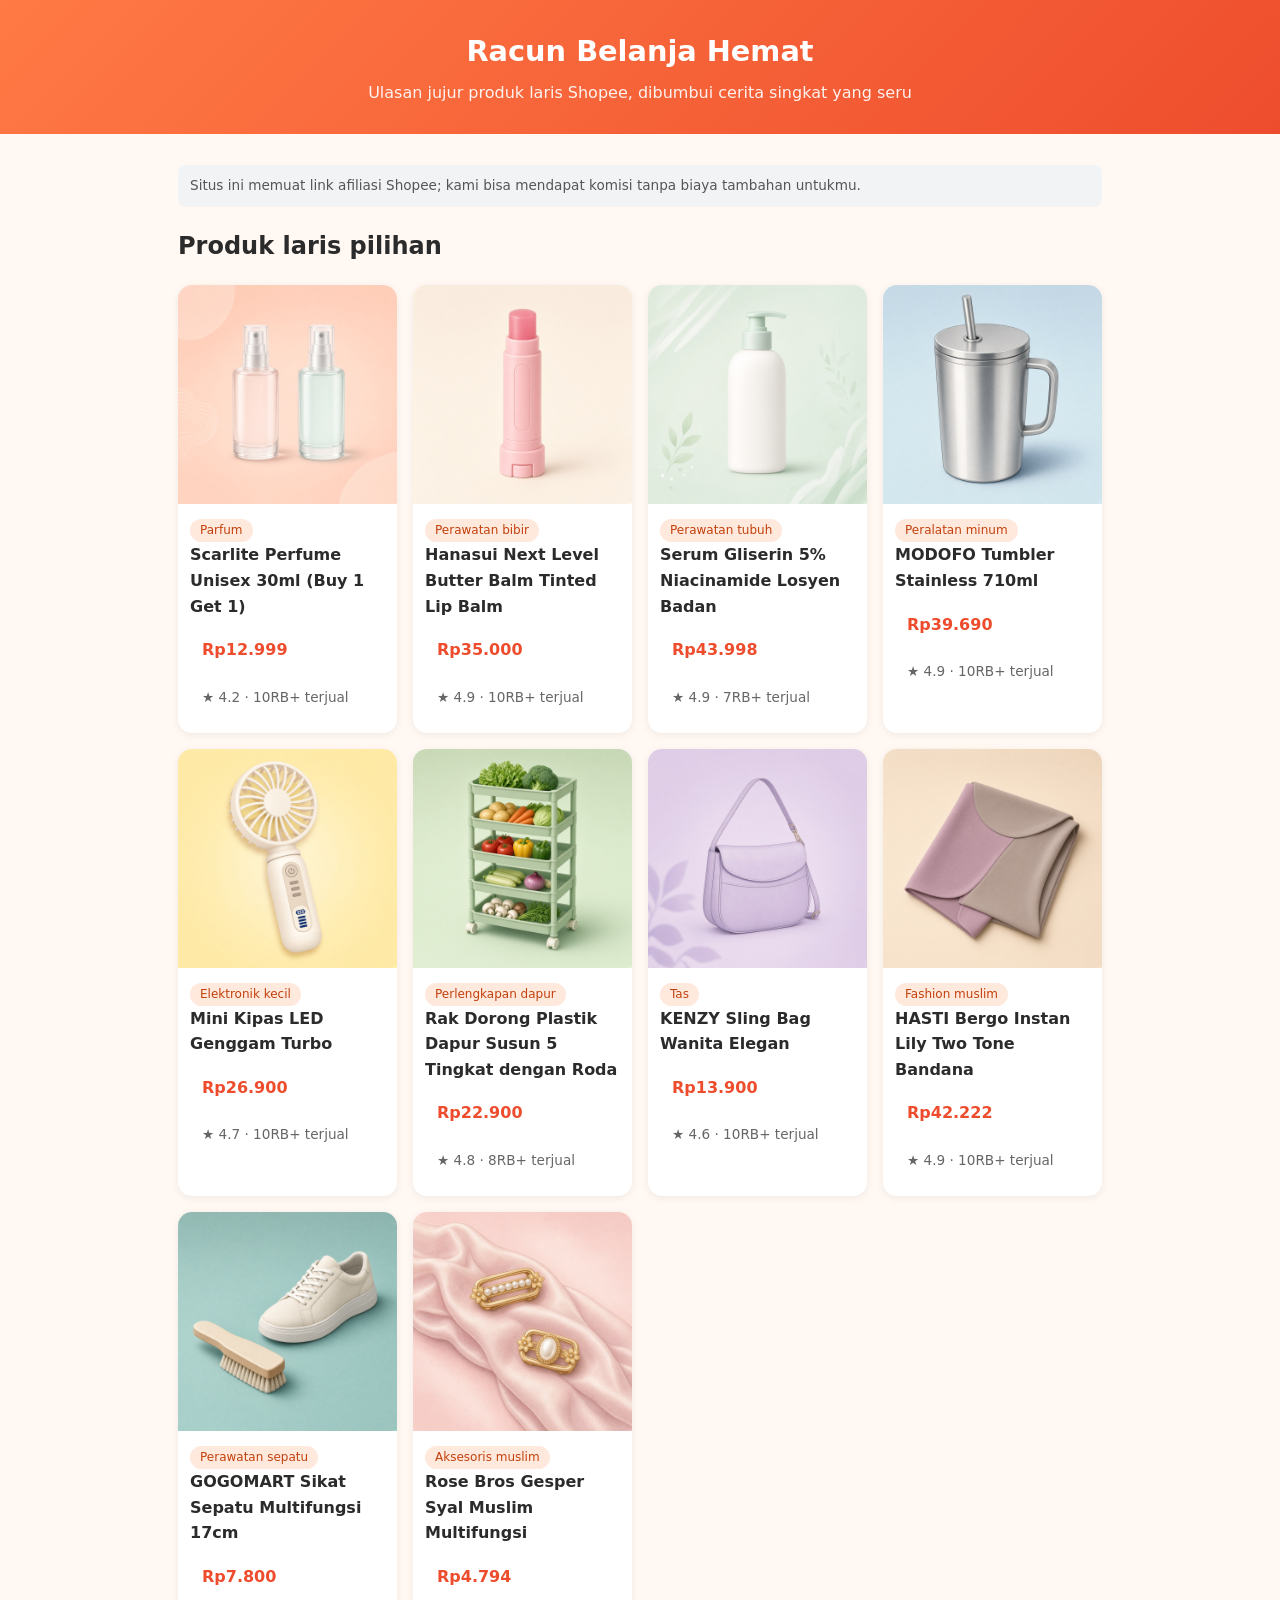
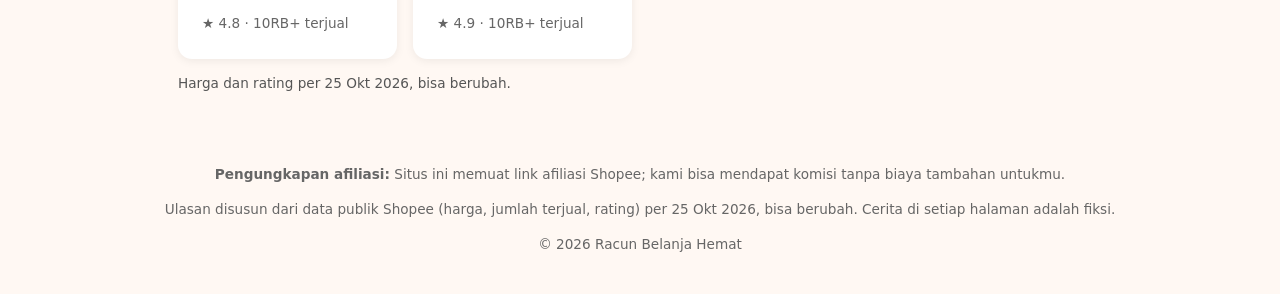
<file: index.html>
<!doctype html><html lang="id"><head><meta charset="utf-8"><meta name="viewport" content="width=device-width,initial-scale=1">
<title>Racun Belanja Hemat</title><meta name="description" content="Ulasan jujur produk laris Shopee, dibumbui cerita singkat yang seru"><link rel="stylesheet" href="style.css"></head><body>
<header><a href="index.html"><h1>Racun Belanja Hemat</h1></a><p>Ulasan jujur produk laris Shopee, dibumbui cerita singkat yang seru</p></header><main><p class="disc">Situs ini memuat link afiliasi Shopee; kami bisa mendapat komisi tanpa biaya tambahan untukmu.</p><h2>Produk laris pilihan</h2><div class="grid"><a class="card" href="produk/1-scarlite-perfume-unisex-30ml-buy-1-get-1.html"><img loading="lazy" src="img/1.jpg" alt="Ilustrasi Scarlite Perfume Unisex 30ml (Buy 1 Get 1)"><div><span class="tag">Parfum</span><h3>Scarlite Perfume Unisex 30ml (Buy 1 Get 1)</h3>
<div class="price">Rp12.999</div><div class="meta">★ 4.2 · 10RB+ terjual</div></div></a><a class="card" href="produk/2-hanasui-next-level-butter-balm-tinted-lip-balm.html"><img loading="lazy" src="img/2.jpg" alt="Ilustrasi Hanasui Next Level Butter Balm Tinted Lip Balm"><div><span class="tag">Perawatan bibir</span><h3>Hanasui Next Level Butter Balm Tinted Lip Balm</h3>
<div class="price">Rp35.000</div><div class="meta">★ 4.9 · 10RB+ terjual</div></div></a><a class="card" href="produk/3-serum-gliserin-5-niacinamide-losyen-badan.html"><img loading="lazy" src="img/3.jpg" alt="Ilustrasi Serum Gliserin 5% Niacinamide Losyen Badan"><div><span class="tag">Perawatan tubuh</span><h3>Serum Gliserin 5% Niacinamide Losyen Badan</h3>
<div class="price">Rp43.998</div><div class="meta">★ 4.9 · 7RB+ terjual</div></div></a><a class="card" href="produk/4-modofo-tumbler-stainless-710ml.html"><img loading="lazy" src="img/4.jpg" alt="Ilustrasi MODOFO Tumbler Stainless 710ml"><div><span class="tag">Peralatan minum</span><h3>MODOFO Tumbler Stainless 710ml</h3>
<div class="price">Rp39.690</div><div class="meta">★ 4.9 · 10RB+ terjual</div></div></a><a class="card" href="produk/5-mini-kipas-led-genggam-turbo.html"><img loading="lazy" src="img/5.jpg" alt="Ilustrasi Mini Kipas LED Genggam Turbo"><div><span class="tag">Elektronik kecil</span><h3>Mini Kipas LED Genggam Turbo</h3>
<div class="price">Rp26.900</div><div class="meta">★ 4.7 · 10RB+ terjual</div></div></a><a class="card" href="produk/6-rak-dorong-plastik-dapur-susun-5-tingkat-dengan-roda.html"><img loading="lazy" src="img/6.jpg" alt="Ilustrasi Rak Dorong Plastik Dapur Susun 5 Tingkat dengan Roda"><div><span class="tag">Perlengkapan dapur</span><h3>Rak Dorong Plastik Dapur Susun 5 Tingkat dengan Roda</h3>
<div class="price">Rp22.900</div><div class="meta">★ 4.8 · 8RB+ terjual</div></div></a><a class="card" href="produk/7-kenzy-sling-bag-wanita-elegan.html"><img loading="lazy" src="img/7.jpg" alt="Ilustrasi KENZY Sling Bag Wanita Elegan"><div><span class="tag">Tas</span><h3>KENZY Sling Bag Wanita Elegan</h3>
<div class="price">Rp13.900</div><div class="meta">★ 4.6 · 10RB+ terjual</div></div></a><a class="card" href="produk/8-hasti-bergo-instan-lily-two-tone-bandana.html"><img loading="lazy" src="img/8.jpg" alt="Ilustrasi HASTI Bergo Instan Lily Two Tone Bandana"><div><span class="tag">Fashion muslim</span><h3>HASTI Bergo Instan Lily Two Tone Bandana</h3>
<div class="price">Rp42.222</div><div class="meta">★ 4.9 · 10RB+ terjual</div></div></a><a class="card" href="produk/9-gogomart-sikat-sepatu-multifungsi-17cm.html"><img loading="lazy" src="img/9.jpg" alt="Ilustrasi GOGOMART Sikat Sepatu Multifungsi 17cm"><div><span class="tag">Perawatan sepatu</span><h3>GOGOMART Sikat Sepatu Multifungsi 17cm</h3>
<div class="price">Rp7.800</div><div class="meta">★ 4.8 · 10RB+ terjual</div></div></a><a class="card" href="produk/10-rose-bros-gesper-syal-muslim-multifungsi.html"><img loading="lazy" src="img/10.jpg" alt="Ilustrasi Rose Bros Gesper Syal Muslim Multifungsi"><div><span class="tag">Aksesoris muslim</span><h3>Rose Bros Gesper Syal Muslim Multifungsi</h3>
<div class="price">Rp4.794</div><div class="meta">★ 4.9 · 10RB+ terjual</div></div></a></div><p class="note">Harga dan rating per 25 Okt 2026, bisa berubah.</p></main>
<footer><p><strong>Pengungkapan afiliasi:</strong> Situs ini memuat link afiliasi Shopee; kami bisa mendapat komisi tanpa biaya tambahan untukmu.</p><p>Ulasan disusun dari data publik Shopee (harga, jumlah terjual, rating) per 25 Okt 2026, bisa berubah. Cerita di setiap halaman adalah fiksi.</p><p>© 2026 Racun Belanja Hemat</p></footer></body></html>
</file>
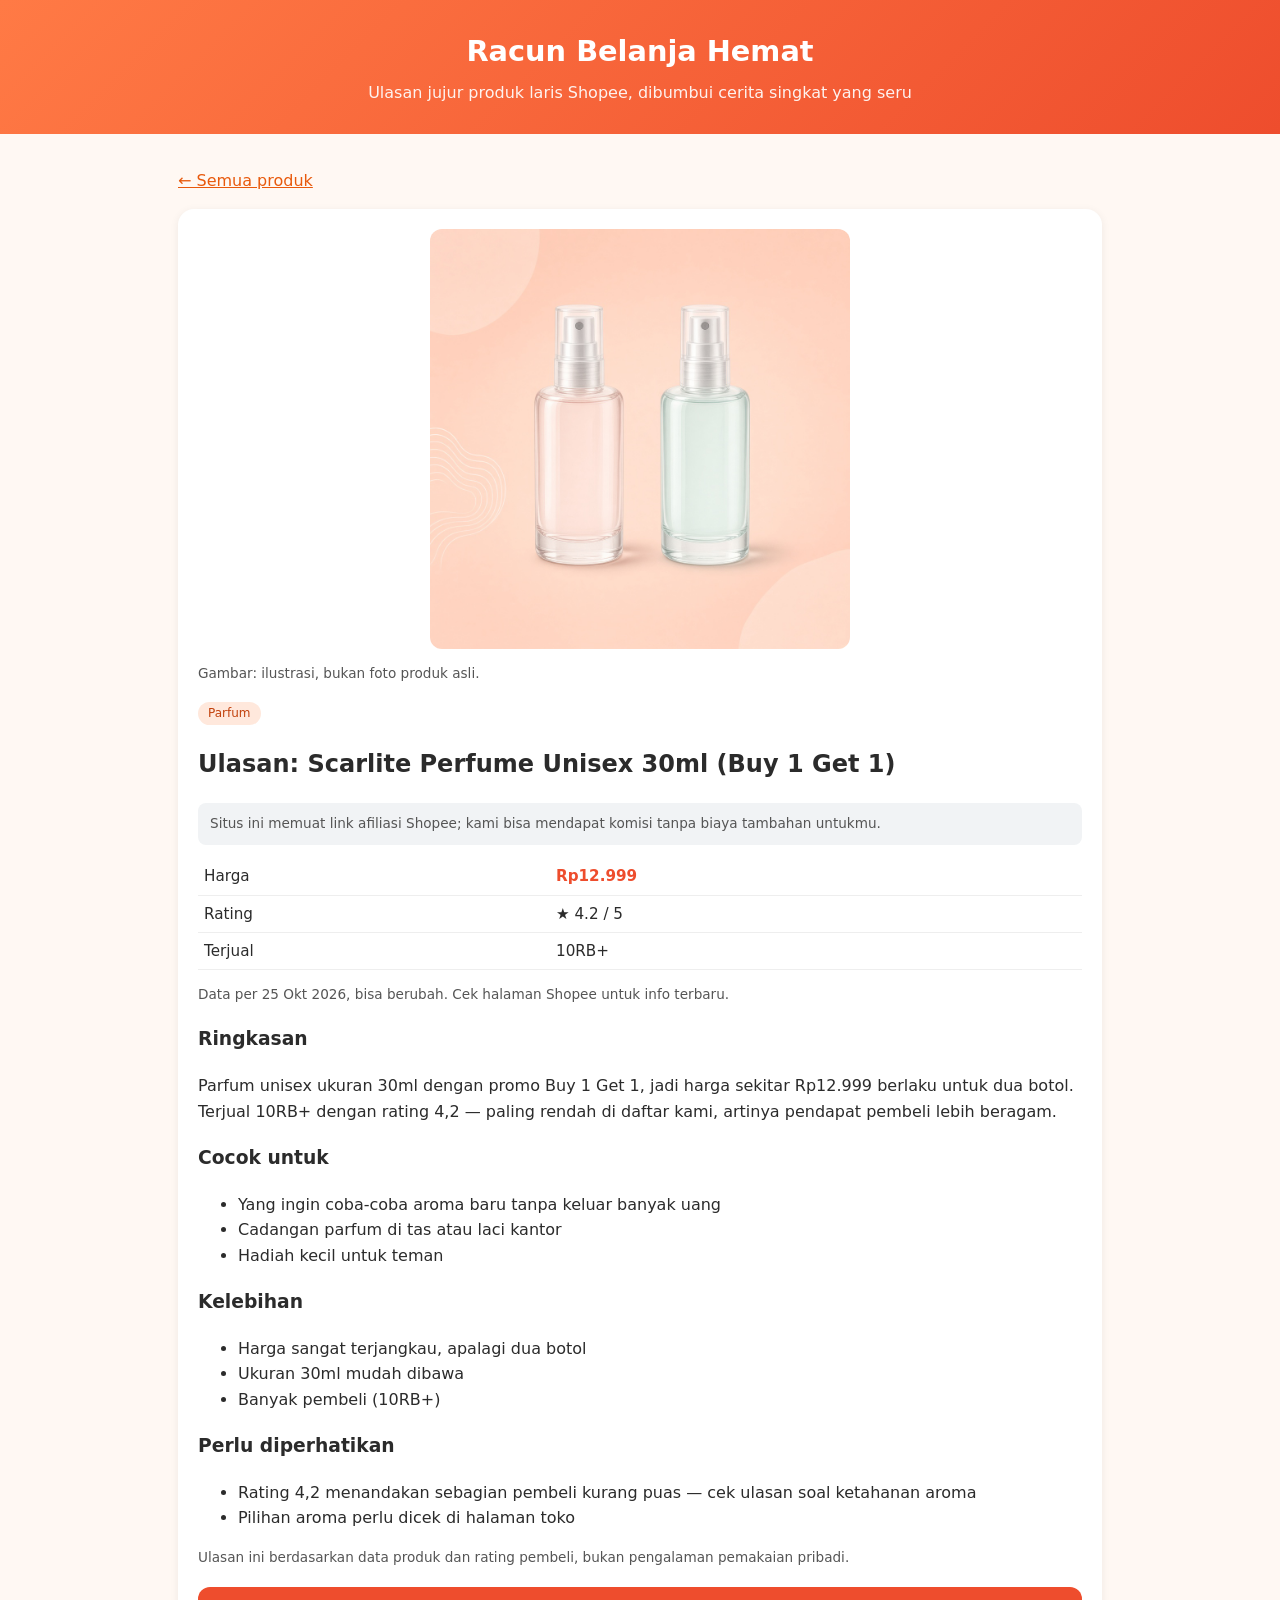
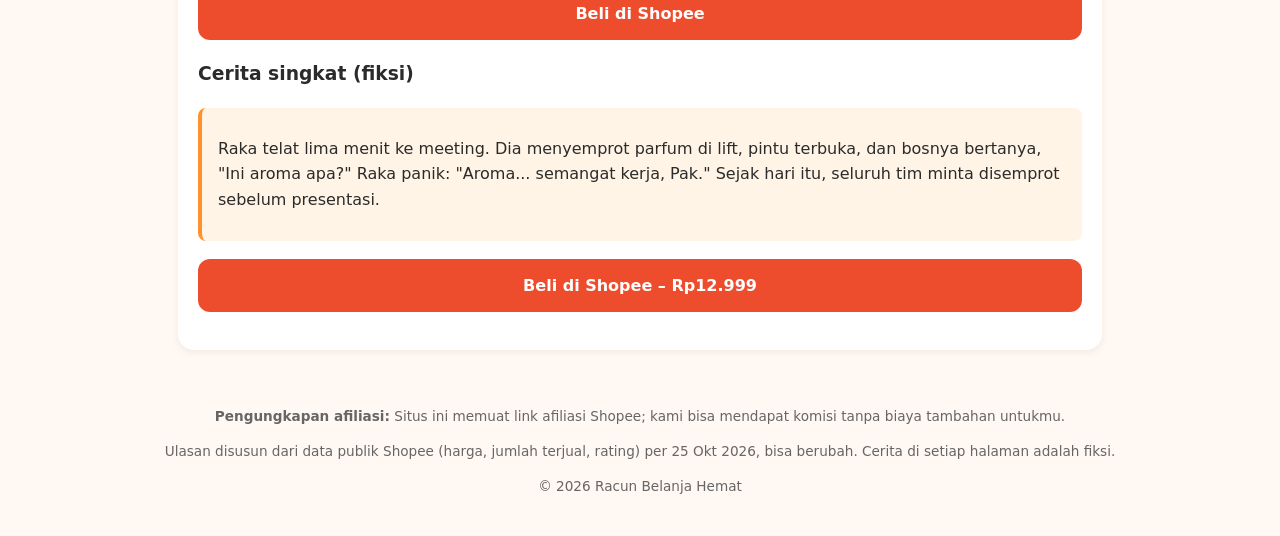
<file: produk/1-scarlite-perfume-unisex-30ml-buy-1-get-1.html>
<!doctype html><html lang="id"><head><meta charset="utf-8"><meta name="viewport" content="width=device-width,initial-scale=1">
<title>Ulasan Scarlite Perfume Unisex 30ml (Buy 1 Get 1) | Racun Belanja Hemat</title><meta name="description" content="Parfum unisex ukuran 30ml dengan promo Buy 1 Get 1, jadi harga sekitar Rp12.999 berlaku untuk dua botol. Terjual 10RB+ dengan rating 4,2 — paling rendah di"><link rel="stylesheet" href="../style.css"></head><body>
<header><a href="../index.html"><h1>Racun Belanja Hemat</h1></a><p>Ulasan jujur produk laris Shopee, dibumbui cerita singkat yang seru</p></header><main><p><a href="../index.html">← Semua produk</a></p><article><img src="../img/1.jpg" alt="Ilustrasi Scarlite Perfume Unisex 30ml (Buy 1 Get 1)"><p class="note">Gambar: ilustrasi, bukan foto produk asli.</p>
<span class="tag">Parfum</span><h2>Ulasan: Scarlite Perfume Unisex 30ml (Buy 1 Get 1)</h2><p class="disc">Situs ini memuat link afiliasi Shopee; kami bisa mendapat komisi tanpa biaya tambahan untukmu.</p>
<table><tr><td>Harga</td><td class="price">Rp12.999</td></tr><tr><td>Rating</td><td>★ 4.2 / 5</td></tr><tr><td>Terjual</td><td>10RB+</td></tr></table>
<p class="note">Data per 25 Okt 2026, bisa berubah. Cek halaman Shopee untuk info terbaru.</p>
<h3>Ringkasan</h3><p>Parfum unisex ukuran 30ml dengan promo Buy 1 Get 1, jadi harga sekitar Rp12.999 berlaku untuk dua botol. Terjual 10RB+ dengan rating 4,2 — paling rendah di daftar kami, artinya pendapat pembeli lebih beragam.</p><h3>Cocok untuk</h3><ul><li>Yang ingin coba-coba aroma baru tanpa keluar banyak uang</li><li>Cadangan parfum di tas atau laci kantor</li><li>Hadiah kecil untuk teman</li></ul><h3>Kelebihan</h3><ul><li>Harga sangat terjangkau, apalagi dua botol</li><li>Ukuran 30ml mudah dibawa</li><li>Banyak pembeli (10RB+)</li></ul><h3>Perlu diperhatikan</h3><ul><li>Rating 4,2 menandakan sebagian pembeli kurang puas — cek ulasan soal ketahanan aroma</li><li>Pilihan aroma perlu dicek di halaman toko</li></ul>
<p class="note">Ulasan ini berdasarkan data produk dan rating pembeli, bukan pengalaman pemakaian pribadi.</p>
<a class="btn" href="https://s.shopee.co.id/8fTOUXDJt3" rel="sponsored nofollow noopener" target="_blank">Beli di Shopee</a>
<h3>Cerita singkat (fiksi)</h3><div class="story"><p>Raka telat lima menit ke meeting. Dia menyemprot parfum di lift, pintu terbuka, dan bosnya bertanya, &quot;Ini aroma apa?&quot; Raka panik: &quot;Aroma... semangat kerja, Pak.&quot; Sejak hari itu, seluruh tim minta disemprot sebelum presentasi.</p></div>
<a class="btn" href="https://s.shopee.co.id/8fTOUXDJt3" rel="sponsored nofollow noopener" target="_blank">Beli di Shopee – Rp12.999</a></article></main>
<footer><p><strong>Pengungkapan afiliasi:</strong> Situs ini memuat link afiliasi Shopee; kami bisa mendapat komisi tanpa biaya tambahan untukmu.</p><p>Ulasan disusun dari data publik Shopee (harga, jumlah terjual, rating) per 25 Okt 2026, bisa berubah. Cerita di setiap halaman adalah fiksi.</p><p>© 2026 Racun Belanja Hemat</p></footer></body></html>
</file>
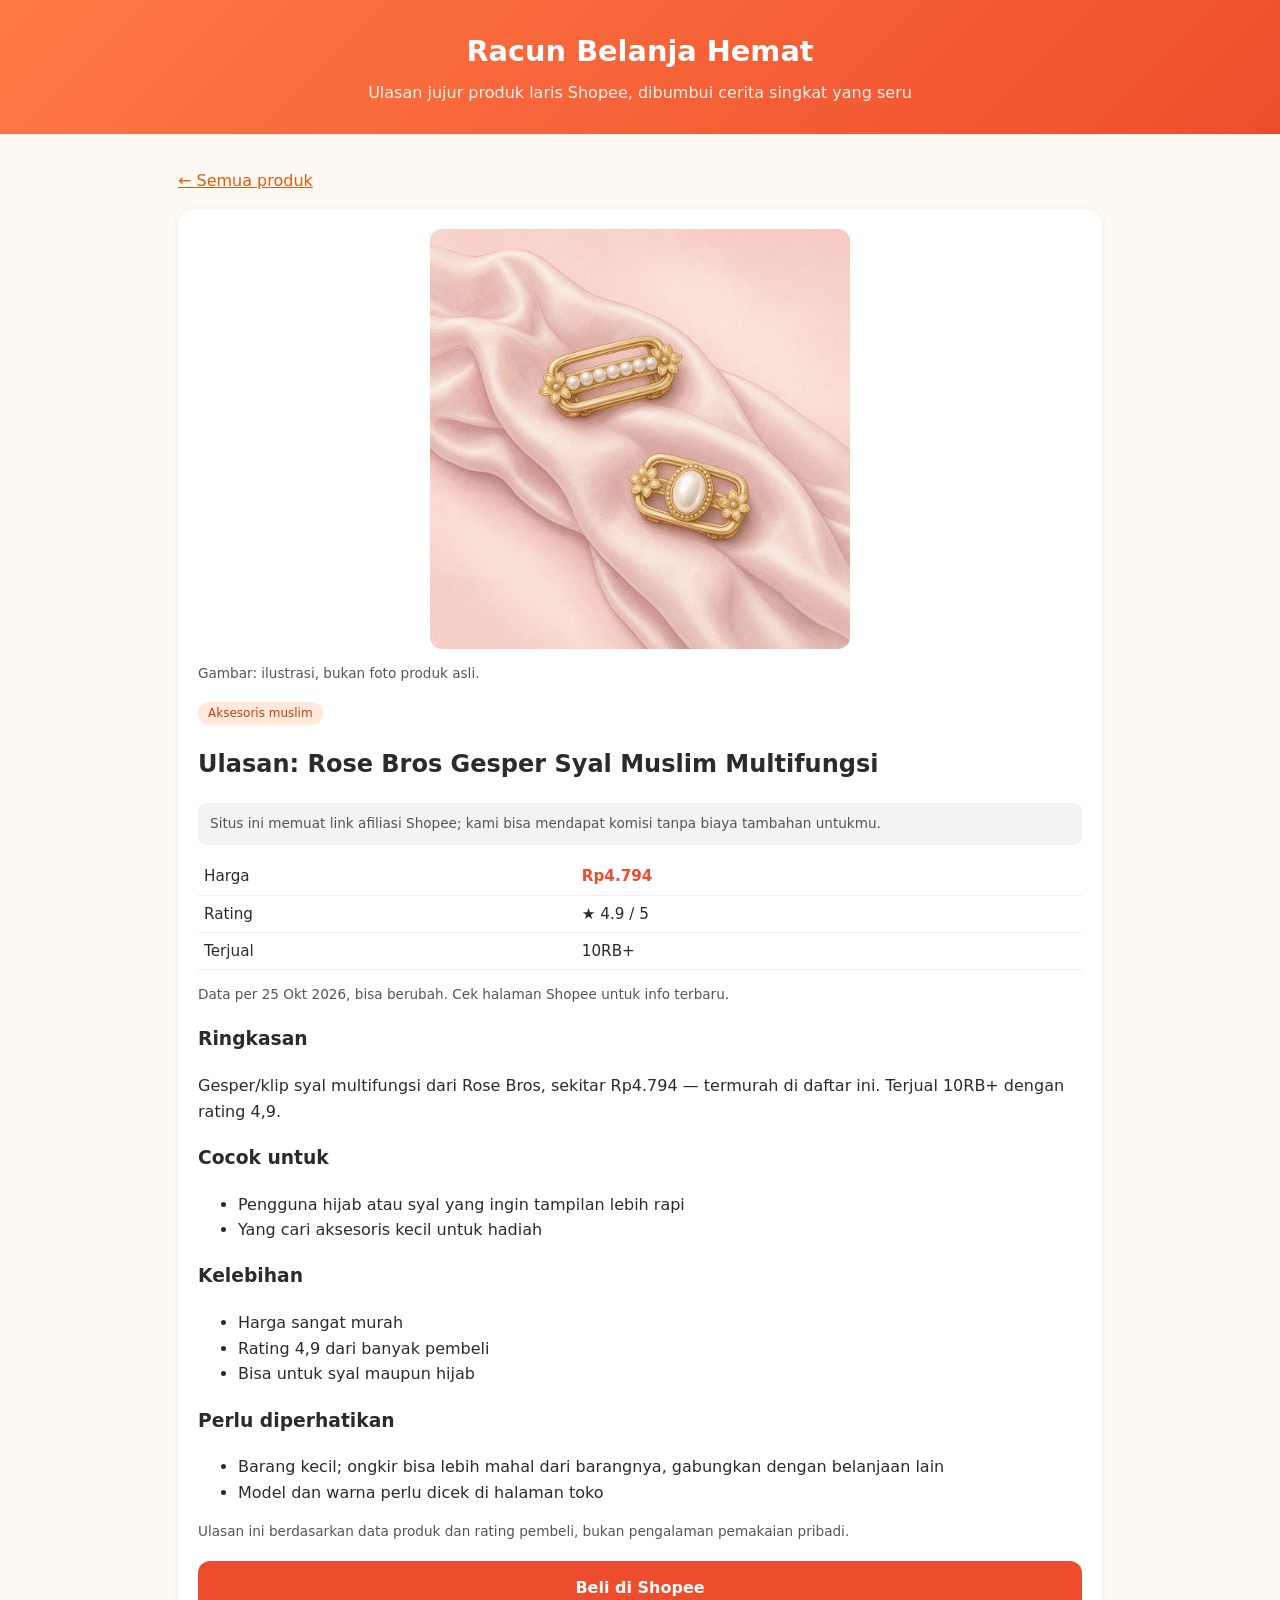
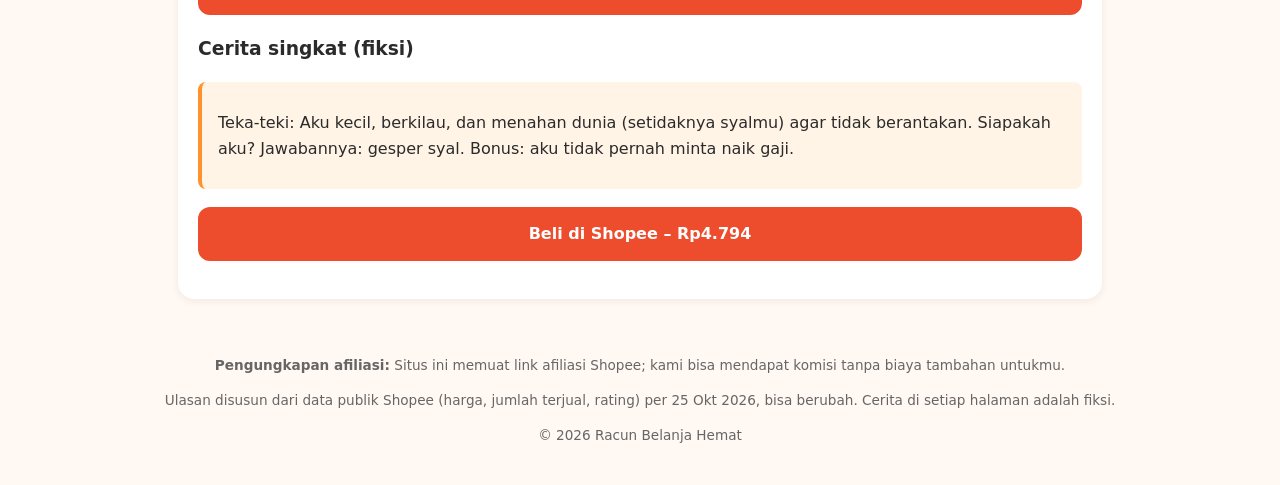
<file: produk/10-rose-bros-gesper-syal-muslim-multifungsi.html>
<!doctype html><html lang="id"><head><meta charset="utf-8"><meta name="viewport" content="width=device-width,initial-scale=1">
<title>Ulasan Rose Bros Gesper Syal Muslim Multifungsi | Racun Belanja Hemat</title><meta name="description" content="Gesper/klip syal multifungsi dari Rose Bros, sekitar Rp4.794 — termurah di daftar ini. Terjual 10RB+ dengan rating 4,9."><link rel="stylesheet" href="../style.css"></head><body>
<header><a href="../index.html"><h1>Racun Belanja Hemat</h1></a><p>Ulasan jujur produk laris Shopee, dibumbui cerita singkat yang seru</p></header><main><p><a href="../index.html">← Semua produk</a></p><article><img src="../img/10.jpg" alt="Ilustrasi Rose Bros Gesper Syal Muslim Multifungsi"><p class="note">Gambar: ilustrasi, bukan foto produk asli.</p>
<span class="tag">Aksesoris muslim</span><h2>Ulasan: Rose Bros Gesper Syal Muslim Multifungsi</h2><p class="disc">Situs ini memuat link afiliasi Shopee; kami bisa mendapat komisi tanpa biaya tambahan untukmu.</p>
<table><tr><td>Harga</td><td class="price">Rp4.794</td></tr><tr><td>Rating</td><td>★ 4.9 / 5</td></tr><tr><td>Terjual</td><td>10RB+</td></tr></table>
<p class="note">Data per 25 Okt 2026, bisa berubah. Cek halaman Shopee untuk info terbaru.</p>
<h3>Ringkasan</h3><p>Gesper/klip syal multifungsi dari Rose Bros, sekitar Rp4.794 — termurah di daftar ini. Terjual 10RB+ dengan rating 4,9.</p><h3>Cocok untuk</h3><ul><li>Pengguna hijab atau syal yang ingin tampilan lebih rapi</li><li>Yang cari aksesoris kecil untuk hadiah</li></ul><h3>Kelebihan</h3><ul><li>Harga sangat murah</li><li>Rating 4,9 dari banyak pembeli</li><li>Bisa untuk syal maupun hijab</li></ul><h3>Perlu diperhatikan</h3><ul><li>Barang kecil; ongkir bisa lebih mahal dari barangnya, gabungkan dengan belanjaan lain</li><li>Model dan warna perlu dicek di halaman toko</li></ul>
<p class="note">Ulasan ini berdasarkan data produk dan rating pembeli, bukan pengalaman pemakaian pribadi.</p>
<a class="btn" href="https://s.shopee.co.id/W7glXYemF" rel="sponsored nofollow noopener" target="_blank">Beli di Shopee</a>
<h3>Cerita singkat (fiksi)</h3><div class="story"><p>Teka-teki: Aku kecil, berkilau, dan menahan dunia (setidaknya syalmu) agar tidak berantakan. Siapakah aku? Jawabannya: gesper syal. Bonus: aku tidak pernah minta naik gaji.</p></div>
<a class="btn" href="https://s.shopee.co.id/W7glXYemF" rel="sponsored nofollow noopener" target="_blank">Beli di Shopee – Rp4.794</a></article></main>
<footer><p><strong>Pengungkapan afiliasi:</strong> Situs ini memuat link afiliasi Shopee; kami bisa mendapat komisi tanpa biaya tambahan untukmu.</p><p>Ulasan disusun dari data publik Shopee (harga, jumlah terjual, rating) per 25 Okt 2026, bisa berubah. Cerita di setiap halaman adalah fiksi.</p><p>© 2026 Racun Belanja Hemat</p></footer></body></html>
</file>
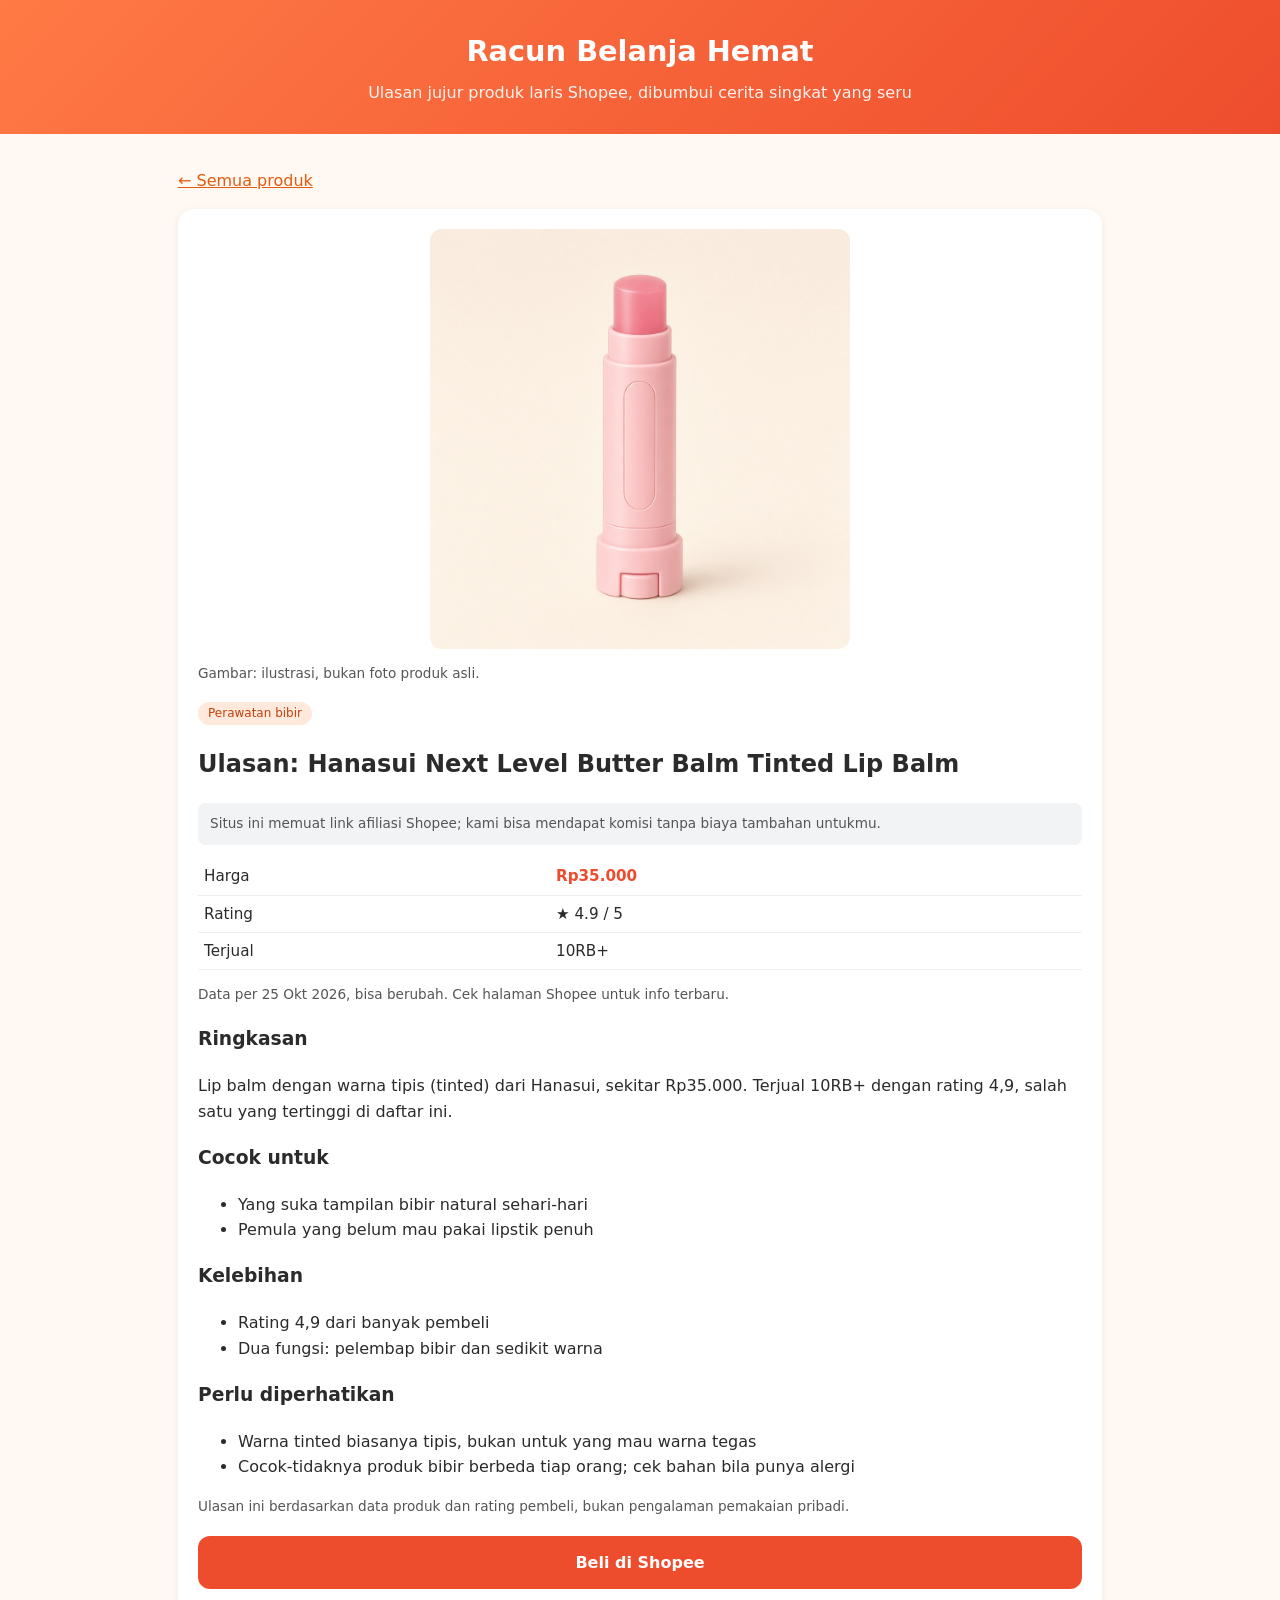
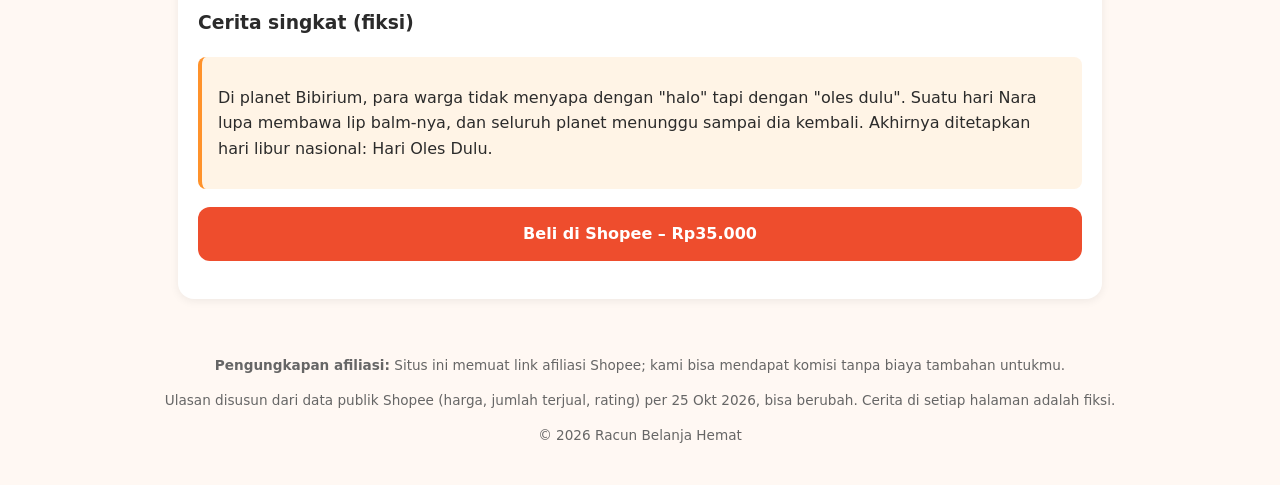
<file: produk/2-hanasui-next-level-butter-balm-tinted-lip-balm.html>
<!doctype html><html lang="id"><head><meta charset="utf-8"><meta name="viewport" content="width=device-width,initial-scale=1">
<title>Ulasan Hanasui Next Level Butter Balm Tinted Lip Balm | Racun Belanja Hemat</title><meta name="description" content="Lip balm dengan warna tipis (tinted) dari Hanasui, sekitar Rp35.000. Terjual 10RB+ dengan rating 4,9, salah satu yang tertinggi di daftar ini."><link rel="stylesheet" href="../style.css"></head><body>
<header><a href="../index.html"><h1>Racun Belanja Hemat</h1></a><p>Ulasan jujur produk laris Shopee, dibumbui cerita singkat yang seru</p></header><main><p><a href="../index.html">← Semua produk</a></p><article><img src="../img/2.jpg" alt="Ilustrasi Hanasui Next Level Butter Balm Tinted Lip Balm"><p class="note">Gambar: ilustrasi, bukan foto produk asli.</p>
<span class="tag">Perawatan bibir</span><h2>Ulasan: Hanasui Next Level Butter Balm Tinted Lip Balm</h2><p class="disc">Situs ini memuat link afiliasi Shopee; kami bisa mendapat komisi tanpa biaya tambahan untukmu.</p>
<table><tr><td>Harga</td><td class="price">Rp35.000</td></tr><tr><td>Rating</td><td>★ 4.9 / 5</td></tr><tr><td>Terjual</td><td>10RB+</td></tr></table>
<p class="note">Data per 25 Okt 2026, bisa berubah. Cek halaman Shopee untuk info terbaru.</p>
<h3>Ringkasan</h3><p>Lip balm dengan warna tipis (tinted) dari Hanasui, sekitar Rp35.000. Terjual 10RB+ dengan rating 4,9, salah satu yang tertinggi di daftar ini.</p><h3>Cocok untuk</h3><ul><li>Yang suka tampilan bibir natural sehari-hari</li><li>Pemula yang belum mau pakai lipstik penuh</li></ul><h3>Kelebihan</h3><ul><li>Rating 4,9 dari banyak pembeli</li><li>Dua fungsi: pelembap bibir dan sedikit warna</li></ul><h3>Perlu diperhatikan</h3><ul><li>Warna tinted biasanya tipis, bukan untuk yang mau warna tegas</li><li>Cocok-tidaknya produk bibir berbeda tiap orang; cek bahan bila punya alergi</li></ul>
<p class="note">Ulasan ini berdasarkan data produk dan rating pembeli, bukan pengalaman pemakaian pribadi.</p>
<a class="btn" href="https://s.shopee.co.id/9APf5SBPsA" rel="sponsored nofollow noopener" target="_blank">Beli di Shopee</a>
<h3>Cerita singkat (fiksi)</h3><div class="story"><p>Di planet Bibirium, para warga tidak menyapa dengan &quot;halo&quot; tapi dengan &quot;oles dulu&quot;. Suatu hari Nara lupa membawa lip balm-nya, dan seluruh planet menunggu sampai dia kembali. Akhirnya ditetapkan hari libur nasional: Hari Oles Dulu.</p></div>
<a class="btn" href="https://s.shopee.co.id/9APf5SBPsA" rel="sponsored nofollow noopener" target="_blank">Beli di Shopee – Rp35.000</a></article></main>
<footer><p><strong>Pengungkapan afiliasi:</strong> Situs ini memuat link afiliasi Shopee; kami bisa mendapat komisi tanpa biaya tambahan untukmu.</p><p>Ulasan disusun dari data publik Shopee (harga, jumlah terjual, rating) per 25 Okt 2026, bisa berubah. Cerita di setiap halaman adalah fiksi.</p><p>© 2026 Racun Belanja Hemat</p></footer></body></html>
</file>
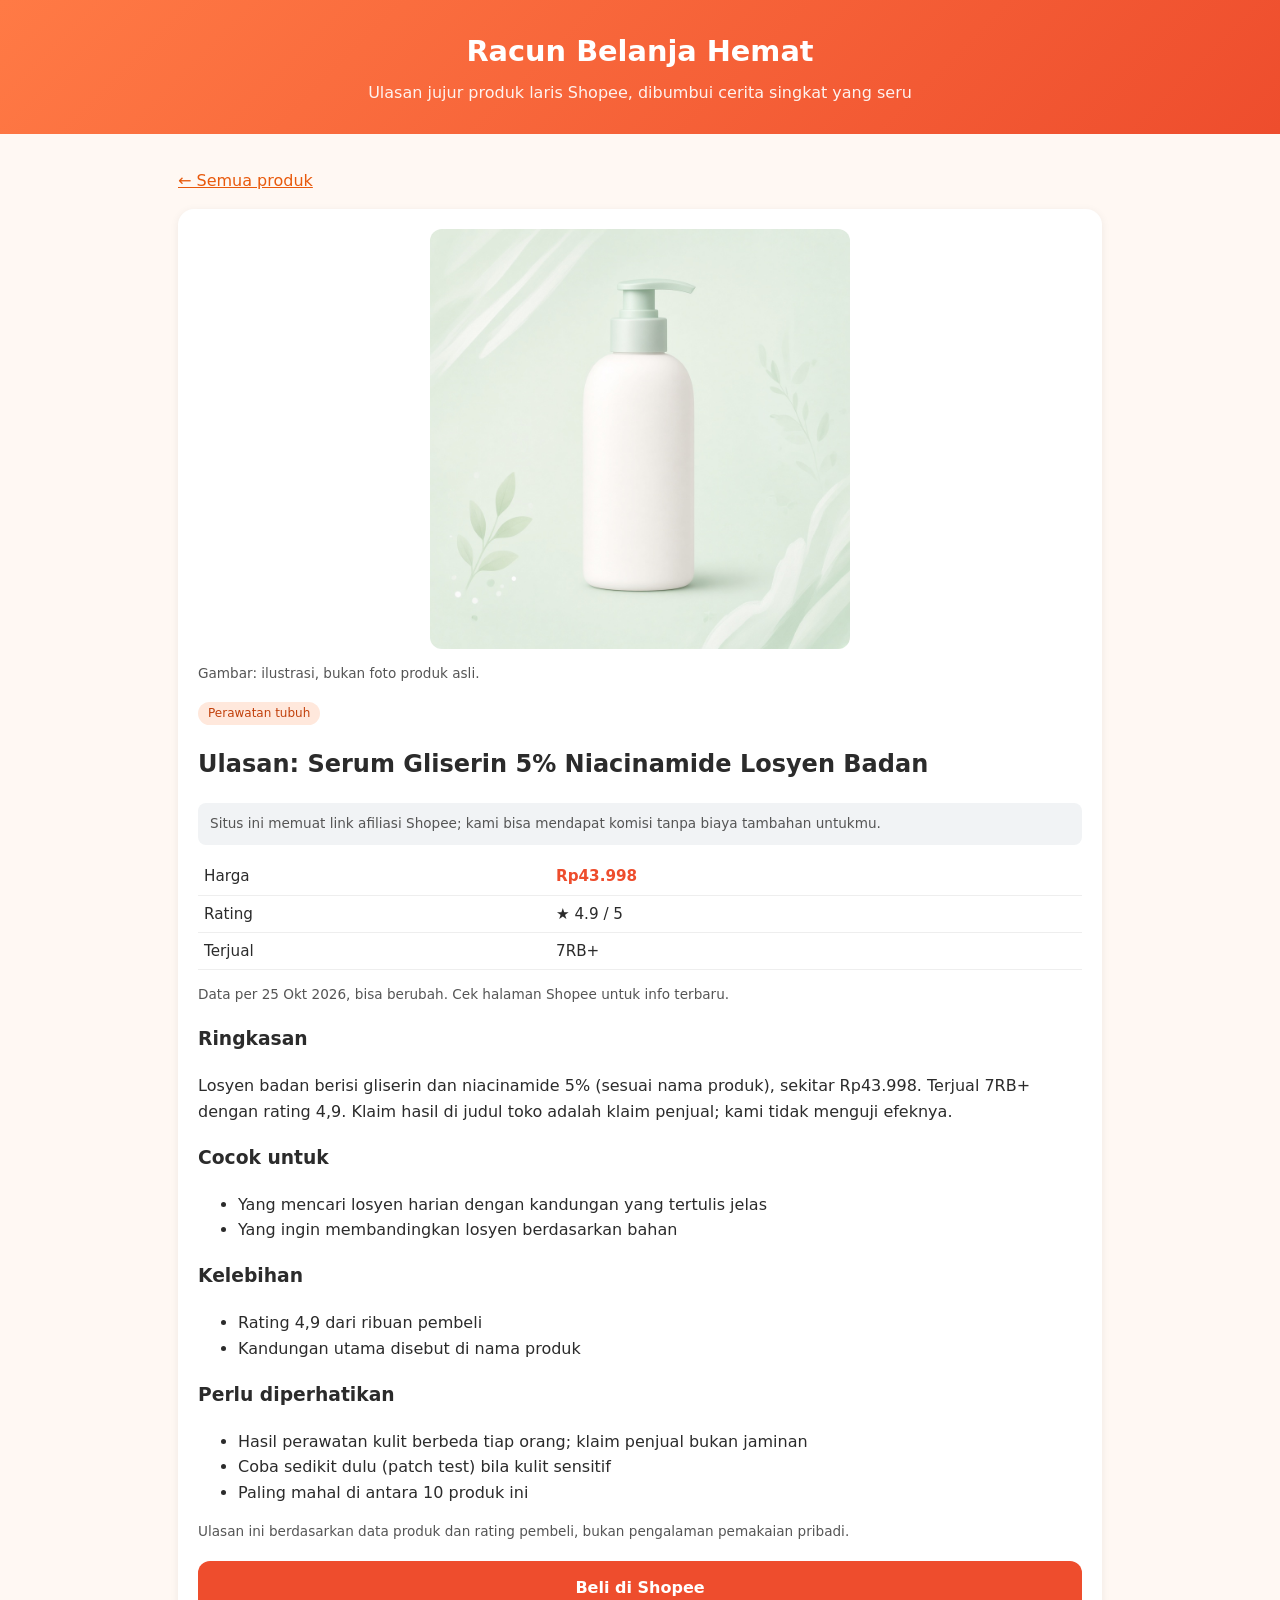
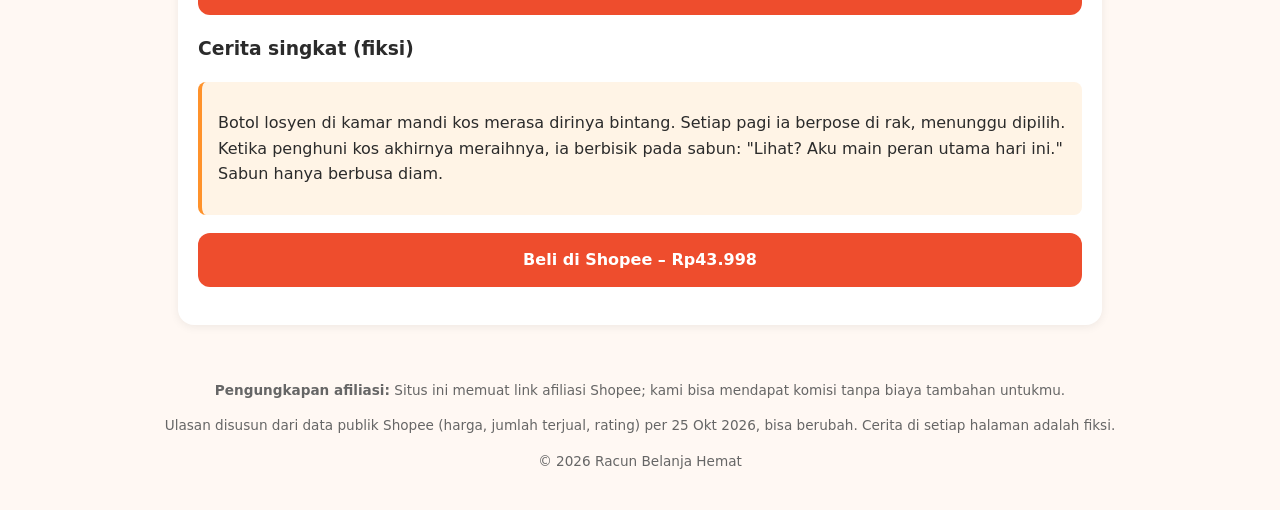
<file: produk/3-serum-gliserin-5-niacinamide-losyen-badan.html>
<!doctype html><html lang="id"><head><meta charset="utf-8"><meta name="viewport" content="width=device-width,initial-scale=1">
<title>Ulasan Serum Gliserin 5% Niacinamide Losyen Badan | Racun Belanja Hemat</title><meta name="description" content="Losyen badan berisi gliserin dan niacinamide 5% (sesuai nama produk), sekitar Rp43.998. Terjual 7RB+ dengan rating 4,9. Klaim hasil di judul toko adalah kl"><link rel="stylesheet" href="../style.css"></head><body>
<header><a href="../index.html"><h1>Racun Belanja Hemat</h1></a><p>Ulasan jujur produk laris Shopee, dibumbui cerita singkat yang seru</p></header><main><p><a href="../index.html">← Semua produk</a></p><article><img src="../img/3.jpg" alt="Ilustrasi Serum Gliserin 5% Niacinamide Losyen Badan"><p class="note">Gambar: ilustrasi, bukan foto produk asli.</p>
<span class="tag">Perawatan tubuh</span><h2>Ulasan: Serum Gliserin 5% Niacinamide Losyen Badan</h2><p class="disc">Situs ini memuat link afiliasi Shopee; kami bisa mendapat komisi tanpa biaya tambahan untukmu.</p>
<table><tr><td>Harga</td><td class="price">Rp43.998</td></tr><tr><td>Rating</td><td>★ 4.9 / 5</td></tr><tr><td>Terjual</td><td>7RB+</td></tr></table>
<p class="note">Data per 25 Okt 2026, bisa berubah. Cek halaman Shopee untuk info terbaru.</p>
<h3>Ringkasan</h3><p>Losyen badan berisi gliserin dan niacinamide 5% (sesuai nama produk), sekitar Rp43.998. Terjual 7RB+ dengan rating 4,9. Klaim hasil di judul toko adalah klaim penjual; kami tidak menguji efeknya.</p><h3>Cocok untuk</h3><ul><li>Yang mencari losyen harian dengan kandungan yang tertulis jelas</li><li>Yang ingin membandingkan losyen berdasarkan bahan</li></ul><h3>Kelebihan</h3><ul><li>Rating 4,9 dari ribuan pembeli</li><li>Kandungan utama disebut di nama produk</li></ul><h3>Perlu diperhatikan</h3><ul><li>Hasil perawatan kulit berbeda tiap orang; klaim penjual bukan jaminan</li><li>Coba sedikit dulu (patch test) bila kulit sensitif</li><li>Paling mahal di antara 10 produk ini</li></ul>
<p class="note">Ulasan ini berdasarkan data produk dan rating pembeli, bukan pengalaman pemakaian pribadi.</p>
<a class="btn" href="https://s.shopee.co.id/906Et9C3D9" rel="sponsored nofollow noopener" target="_blank">Beli di Shopee</a>
<h3>Cerita singkat (fiksi)</h3><div class="story"><p>Botol losyen di kamar mandi kos merasa dirinya bintang. Setiap pagi ia berpose di rak, menunggu dipilih. Ketika penghuni kos akhirnya meraihnya, ia berbisik pada sabun: &quot;Lihat? Aku main peran utama hari ini.&quot; Sabun hanya berbusa diam.</p></div>
<a class="btn" href="https://s.shopee.co.id/906Et9C3D9" rel="sponsored nofollow noopener" target="_blank">Beli di Shopee – Rp43.998</a></article></main>
<footer><p><strong>Pengungkapan afiliasi:</strong> Situs ini memuat link afiliasi Shopee; kami bisa mendapat komisi tanpa biaya tambahan untukmu.</p><p>Ulasan disusun dari data publik Shopee (harga, jumlah terjual, rating) per 25 Okt 2026, bisa berubah. Cerita di setiap halaman adalah fiksi.</p><p>© 2026 Racun Belanja Hemat</p></footer></body></html>
</file>
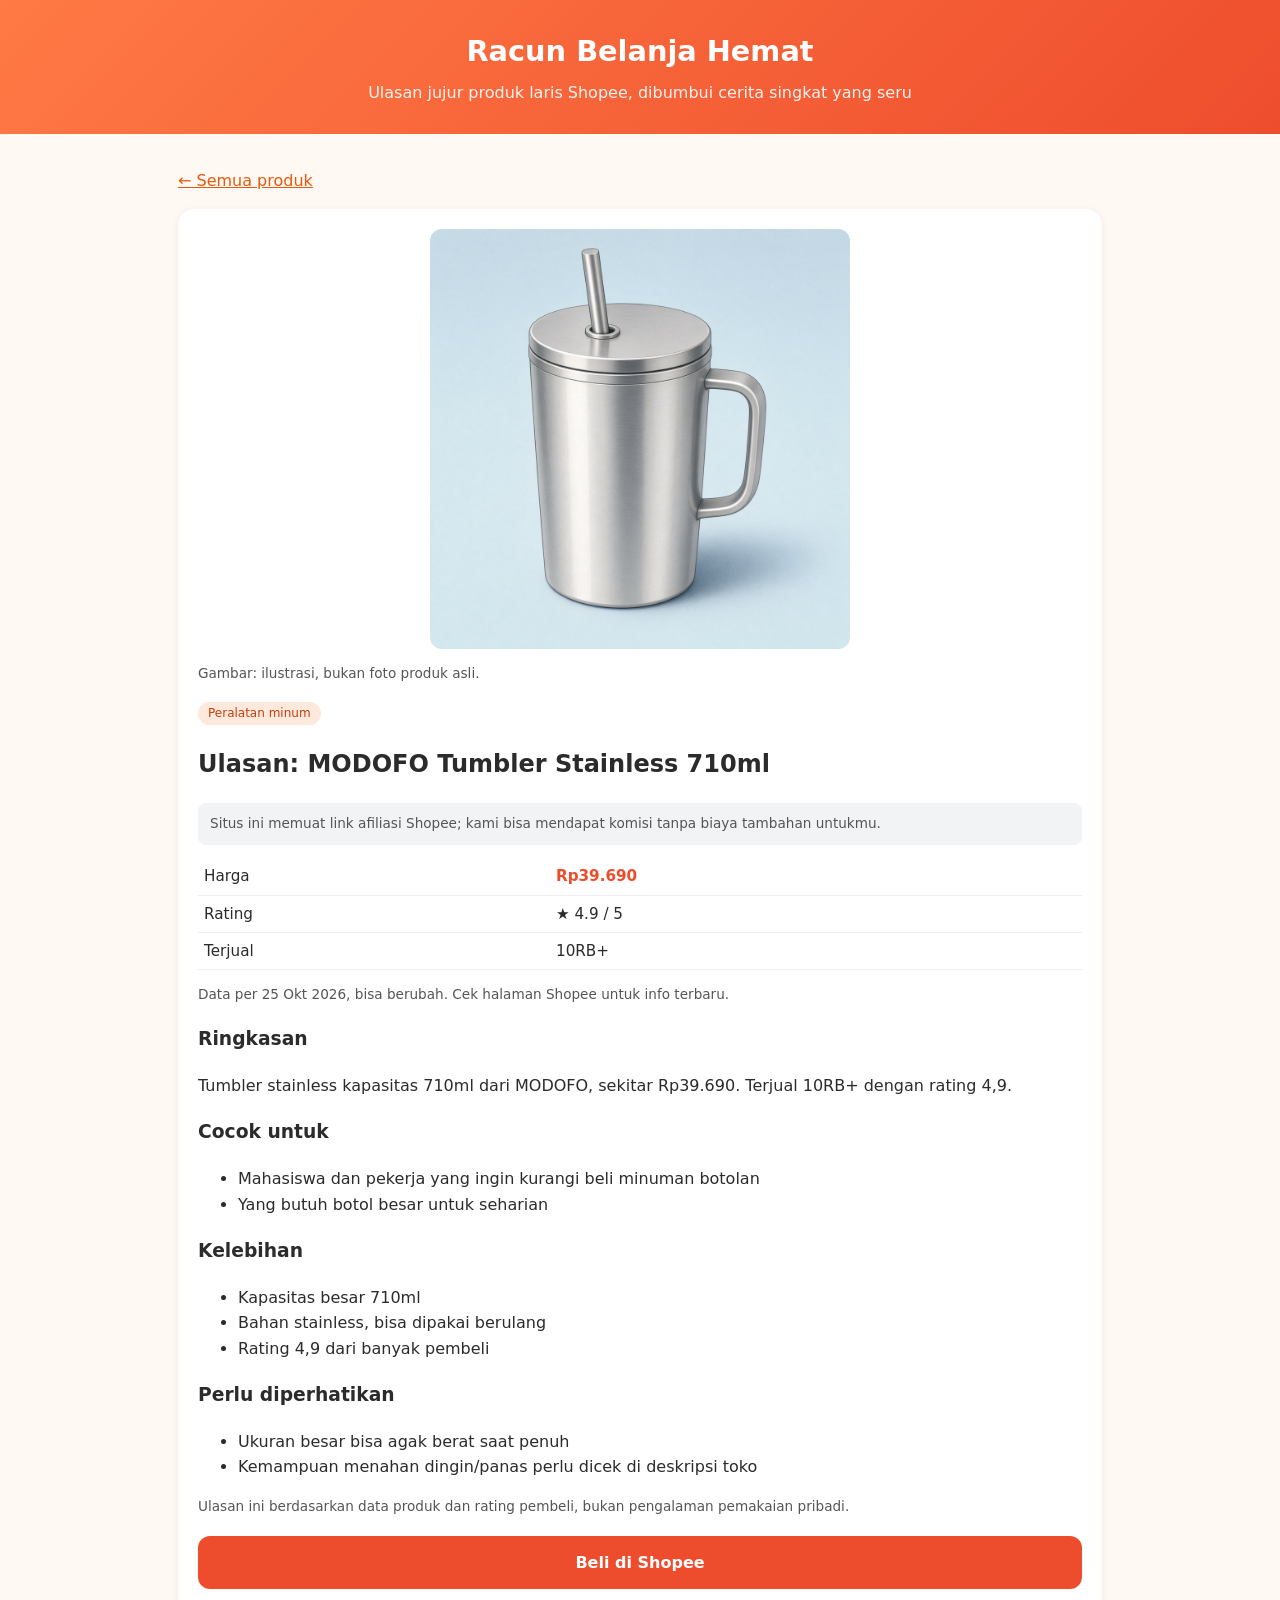
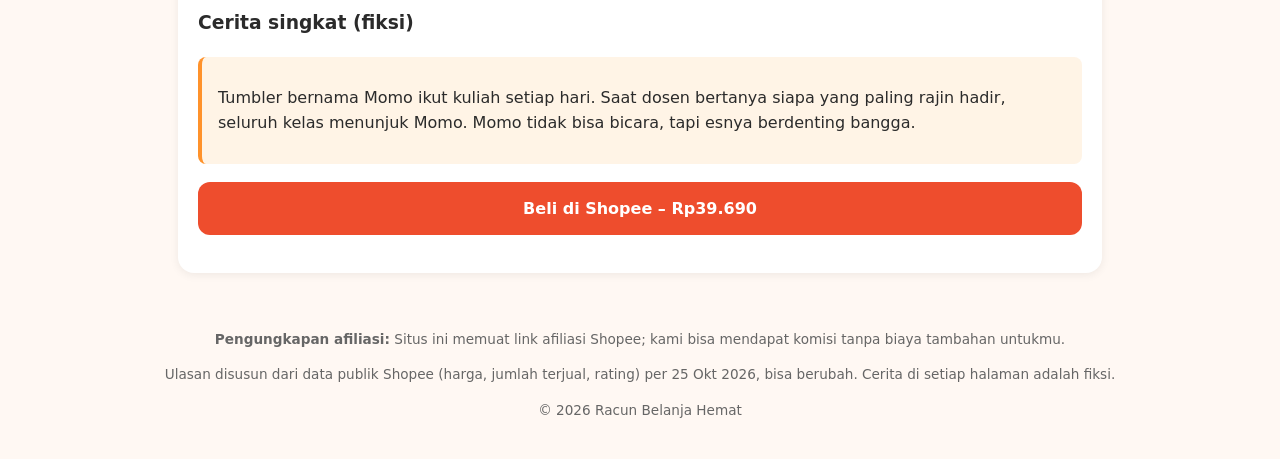
<file: produk/4-modofo-tumbler-stainless-710ml.html>
<!doctype html><html lang="id"><head><meta charset="utf-8"><meta name="viewport" content="width=device-width,initial-scale=1">
<title>Ulasan MODOFO Tumbler Stainless 710ml | Racun Belanja Hemat</title><meta name="description" content="Tumbler stainless kapasitas 710ml dari MODOFO, sekitar Rp39.690. Terjual 10RB+ dengan rating 4,9."><link rel="stylesheet" href="../style.css"></head><body>
<header><a href="../index.html"><h1>Racun Belanja Hemat</h1></a><p>Ulasan jujur produk laris Shopee, dibumbui cerita singkat yang seru</p></header><main><p><a href="../index.html">← Semua produk</a></p><article><img src="../img/4.jpg" alt="Ilustrasi MODOFO Tumbler Stainless 710ml"><p class="note">Gambar: ilustrasi, bukan foto produk asli.</p>
<span class="tag">Peralatan minum</span><h2>Ulasan: MODOFO Tumbler Stainless 710ml</h2><p class="disc">Situs ini memuat link afiliasi Shopee; kami bisa mendapat komisi tanpa biaya tambahan untukmu.</p>
<table><tr><td>Harga</td><td class="price">Rp39.690</td></tr><tr><td>Rating</td><td>★ 4.9 / 5</td></tr><tr><td>Terjual</td><td>10RB+</td></tr></table>
<p class="note">Data per 25 Okt 2026, bisa berubah. Cek halaman Shopee untuk info terbaru.</p>
<h3>Ringkasan</h3><p>Tumbler stainless kapasitas 710ml dari MODOFO, sekitar Rp39.690. Terjual 10RB+ dengan rating 4,9.</p><h3>Cocok untuk</h3><ul><li>Mahasiswa dan pekerja yang ingin kurangi beli minuman botolan</li><li>Yang butuh botol besar untuk seharian</li></ul><h3>Kelebihan</h3><ul><li>Kapasitas besar 710ml</li><li>Bahan stainless, bisa dipakai berulang</li><li>Rating 4,9 dari banyak pembeli</li></ul><h3>Perlu diperhatikan</h3><ul><li>Ukuran besar bisa agak berat saat penuh</li><li>Kemampuan menahan dingin/panas perlu dicek di deskripsi toko</li></ul>
<p class="note">Ulasan ini berdasarkan data produk dan rating pembeli, bukan pengalaman pemakaian pribadi.</p>
<a class="btn" href="https://s.shopee.co.id/8AX7tcFDu0" rel="sponsored nofollow noopener" target="_blank">Beli di Shopee</a>
<h3>Cerita singkat (fiksi)</h3><div class="story"><p>Tumbler bernama Momo ikut kuliah setiap hari. Saat dosen bertanya siapa yang paling rajin hadir, seluruh kelas menunjuk Momo. Momo tidak bisa bicara, tapi esnya berdenting bangga.</p></div>
<a class="btn" href="https://s.shopee.co.id/8AX7tcFDu0" rel="sponsored nofollow noopener" target="_blank">Beli di Shopee – Rp39.690</a></article></main>
<footer><p><strong>Pengungkapan afiliasi:</strong> Situs ini memuat link afiliasi Shopee; kami bisa mendapat komisi tanpa biaya tambahan untukmu.</p><p>Ulasan disusun dari data publik Shopee (harga, jumlah terjual, rating) per 25 Okt 2026, bisa berubah. Cerita di setiap halaman adalah fiksi.</p><p>© 2026 Racun Belanja Hemat</p></footer></body></html>
</file>
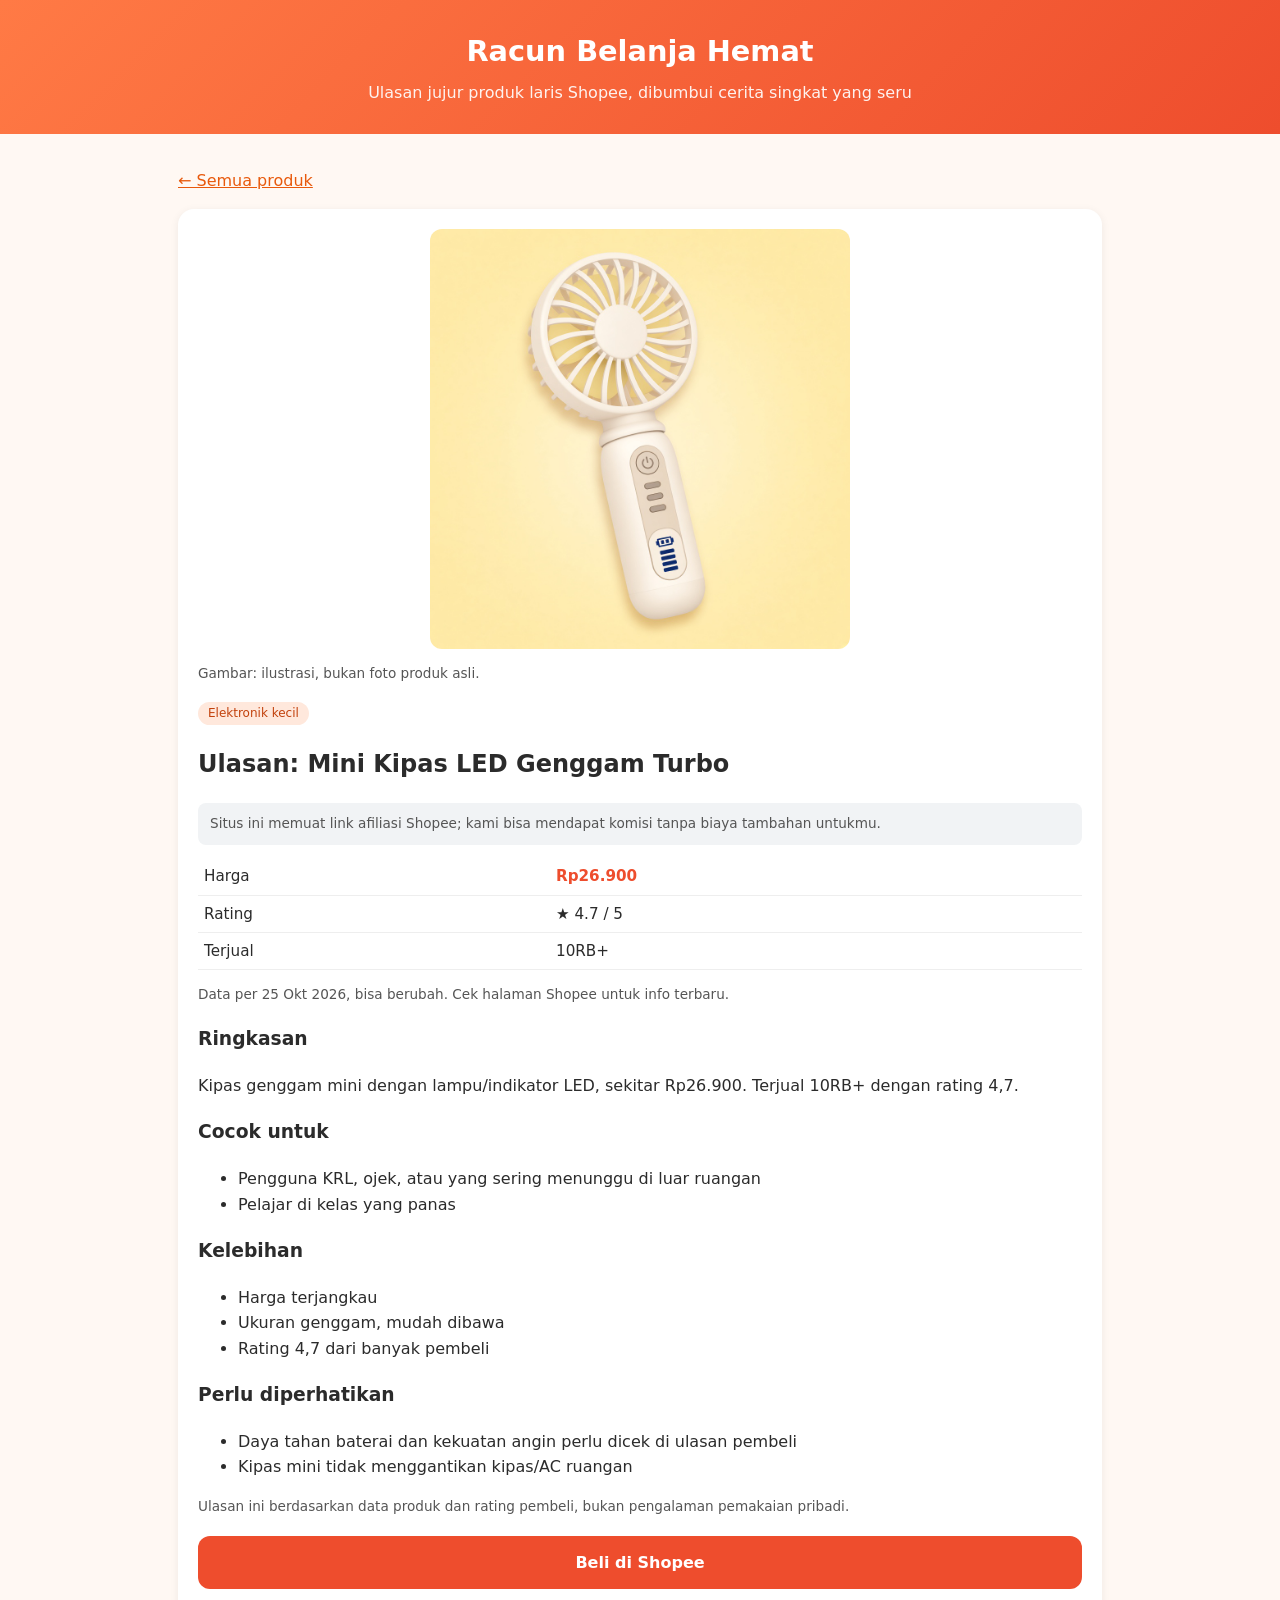
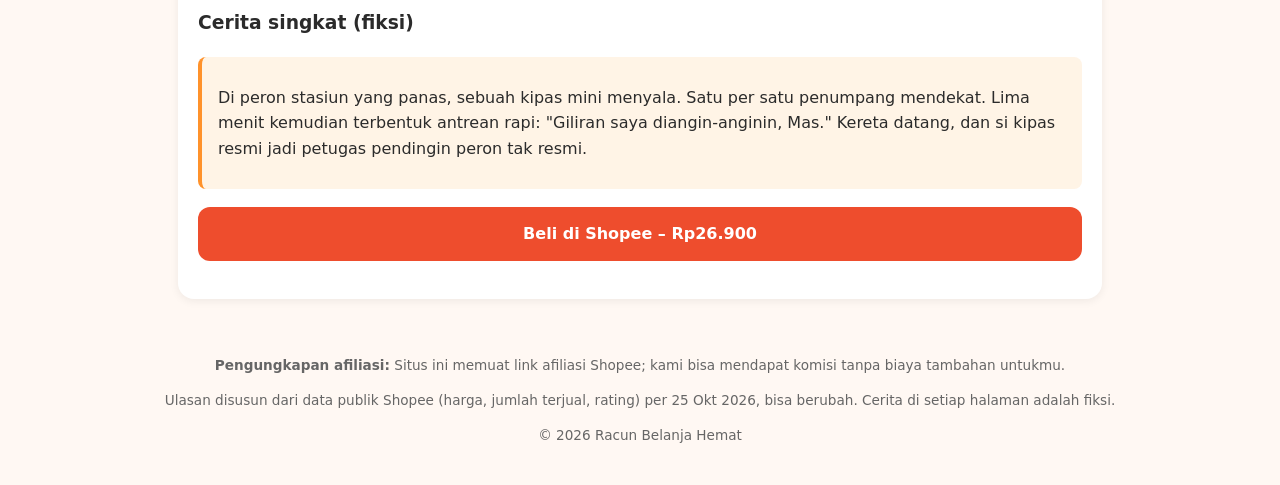
<file: produk/5-mini-kipas-led-genggam-turbo.html>
<!doctype html><html lang="id"><head><meta charset="utf-8"><meta name="viewport" content="width=device-width,initial-scale=1">
<title>Ulasan Mini Kipas LED Genggam Turbo | Racun Belanja Hemat</title><meta name="description" content="Kipas genggam mini dengan lampu/indikator LED, sekitar Rp26.900. Terjual 10RB+ dengan rating 4,7."><link rel="stylesheet" href="../style.css"></head><body>
<header><a href="../index.html"><h1>Racun Belanja Hemat</h1></a><p>Ulasan jujur produk laris Shopee, dibumbui cerita singkat yang seru</p></header><main><p><a href="../index.html">← Semua produk</a></p><article><img src="../img/5.jpg" alt="Ilustrasi Mini Kipas LED Genggam Turbo"><p class="note">Gambar: ilustrasi, bukan foto produk asli.</p>
<span class="tag">Elektronik kecil</span><h2>Ulasan: Mini Kipas LED Genggam Turbo</h2><p class="disc">Situs ini memuat link afiliasi Shopee; kami bisa mendapat komisi tanpa biaya tambahan untukmu.</p>
<table><tr><td>Harga</td><td class="price">Rp26.900</td></tr><tr><td>Rating</td><td>★ 4.7 / 5</td></tr><tr><td>Terjual</td><td>10RB+</td></tr></table>
<p class="note">Data per 25 Okt 2026, bisa berubah. Cek halaman Shopee untuk info terbaru.</p>
<h3>Ringkasan</h3><p>Kipas genggam mini dengan lampu/indikator LED, sekitar Rp26.900. Terjual 10RB+ dengan rating 4,7.</p><h3>Cocok untuk</h3><ul><li>Pengguna KRL, ojek, atau yang sering menunggu di luar ruangan</li><li>Pelajar di kelas yang panas</li></ul><h3>Kelebihan</h3><ul><li>Harga terjangkau</li><li>Ukuran genggam, mudah dibawa</li><li>Rating 4,7 dari banyak pembeli</li></ul><h3>Perlu diperhatikan</h3><ul><li>Daya tahan baterai dan kekuatan angin perlu dicek di ulasan pembeli</li><li>Kipas mini tidak menggantikan kipas/AC ruangan</li></ul>
<p class="note">Ulasan ini berdasarkan data produk dan rating pembeli, bukan pengalaman pemakaian pribadi.</p>
<a class="btn" href="https://s.shopee.co.id/80DhhJFrEz" rel="sponsored nofollow noopener" target="_blank">Beli di Shopee</a>
<h3>Cerita singkat (fiksi)</h3><div class="story"><p>Di peron stasiun yang panas, sebuah kipas mini menyala. Satu per satu penumpang mendekat. Lima menit kemudian terbentuk antrean rapi: &quot;Giliran saya diangin-anginin, Mas.&quot; Kereta datang, dan si kipas resmi jadi petugas pendingin peron tak resmi.</p></div>
<a class="btn" href="https://s.shopee.co.id/80DhhJFrEz" rel="sponsored nofollow noopener" target="_blank">Beli di Shopee – Rp26.900</a></article></main>
<footer><p><strong>Pengungkapan afiliasi:</strong> Situs ini memuat link afiliasi Shopee; kami bisa mendapat komisi tanpa biaya tambahan untukmu.</p><p>Ulasan disusun dari data publik Shopee (harga, jumlah terjual, rating) per 25 Okt 2026, bisa berubah. Cerita di setiap halaman adalah fiksi.</p><p>© 2026 Racun Belanja Hemat</p></footer></body></html>
</file>
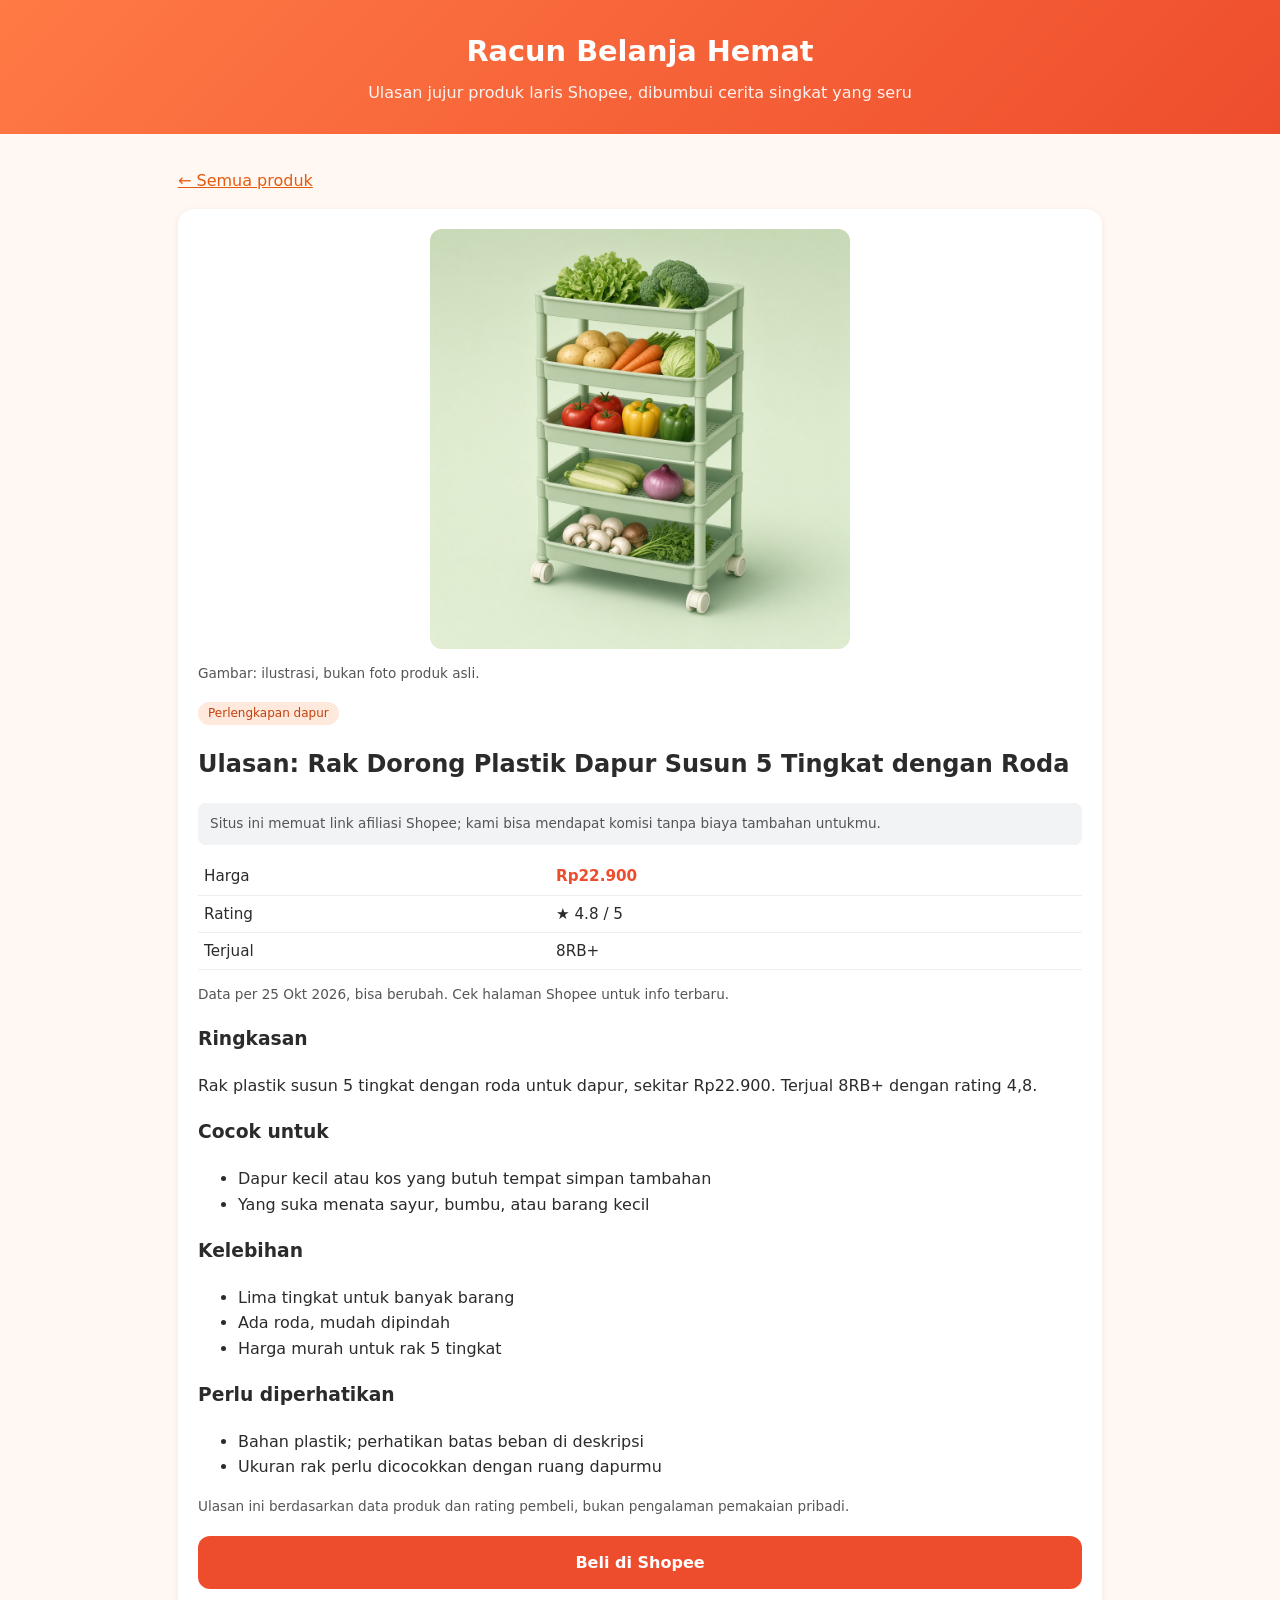
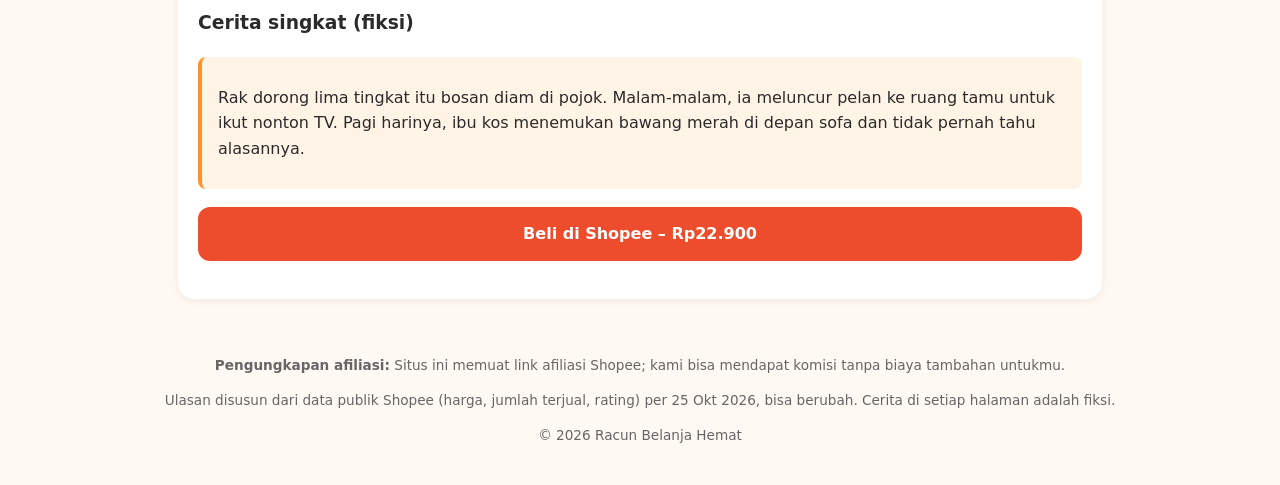
<file: produk/6-rak-dorong-plastik-dapur-susun-5-tingkat-dengan-roda.html>
<!doctype html><html lang="id"><head><meta charset="utf-8"><meta name="viewport" content="width=device-width,initial-scale=1">
<title>Ulasan Rak Dorong Plastik Dapur Susun 5 Tingkat dengan Roda | Racun Belanja Hemat</title><meta name="description" content="Rak plastik susun 5 tingkat dengan roda untuk dapur, sekitar Rp22.900. Terjual 8RB+ dengan rating 4,8."><link rel="stylesheet" href="../style.css"></head><body>
<header><a href="../index.html"><h1>Racun Belanja Hemat</h1></a><p>Ulasan jujur produk laris Shopee, dibumbui cerita singkat yang seru</p></header><main><p><a href="../index.html">← Semua produk</a></p><article><img src="../img/6.jpg" alt="Ilustrasi Rak Dorong Plastik Dapur Susun 5 Tingkat dengan Roda"><p class="note">Gambar: ilustrasi, bukan foto produk asli.</p>
<span class="tag">Perlengkapan dapur</span><h2>Ulasan: Rak Dorong Plastik Dapur Susun 5 Tingkat dengan Roda</h2><p class="disc">Situs ini memuat link afiliasi Shopee; kami bisa mendapat komisi tanpa biaya tambahan untukmu.</p>
<table><tr><td>Harga</td><td class="price">Rp22.900</td></tr><tr><td>Rating</td><td>★ 4.8 / 5</td></tr><tr><td>Terjual</td><td>8RB+</td></tr></table>
<p class="note">Data per 25 Okt 2026, bisa berubah. Cek halaman Shopee untuk info terbaru.</p>
<h3>Ringkasan</h3><p>Rak plastik susun 5 tingkat dengan roda untuk dapur, sekitar Rp22.900. Terjual 8RB+ dengan rating 4,8.</p><h3>Cocok untuk</h3><ul><li>Dapur kecil atau kos yang butuh tempat simpan tambahan</li><li>Yang suka menata sayur, bumbu, atau barang kecil</li></ul><h3>Kelebihan</h3><ul><li>Lima tingkat untuk banyak barang</li><li>Ada roda, mudah dipindah</li><li>Harga murah untuk rak 5 tingkat</li></ul><h3>Perlu diperhatikan</h3><ul><li>Bahan plastik; perhatikan batas beban di deskripsi</li><li>Ukuran rak perlu dicocokkan dengan ruang dapurmu</li></ul>
<p class="note">Ulasan ini berdasarkan data produk dan rating pembeli, bukan pengalaman pemakaian pribadi.</p>
<a class="btn" href="https://s.shopee.co.id/1BNNYlW7QJ" rel="sponsored nofollow noopener" target="_blank">Beli di Shopee</a>
<h3>Cerita singkat (fiksi)</h3><div class="story"><p>Rak dorong lima tingkat itu bosan diam di pojok. Malam-malam, ia meluncur pelan ke ruang tamu untuk ikut nonton TV. Pagi harinya, ibu kos menemukan bawang merah di depan sofa dan tidak pernah tahu alasannya.</p></div>
<a class="btn" href="https://s.shopee.co.id/1BNNYlW7QJ" rel="sponsored nofollow noopener" target="_blank">Beli di Shopee – Rp22.900</a></article></main>
<footer><p><strong>Pengungkapan afiliasi:</strong> Situs ini memuat link afiliasi Shopee; kami bisa mendapat komisi tanpa biaya tambahan untukmu.</p><p>Ulasan disusun dari data publik Shopee (harga, jumlah terjual, rating) per 25 Okt 2026, bisa berubah. Cerita di setiap halaman adalah fiksi.</p><p>© 2026 Racun Belanja Hemat</p></footer></body></html>
</file>
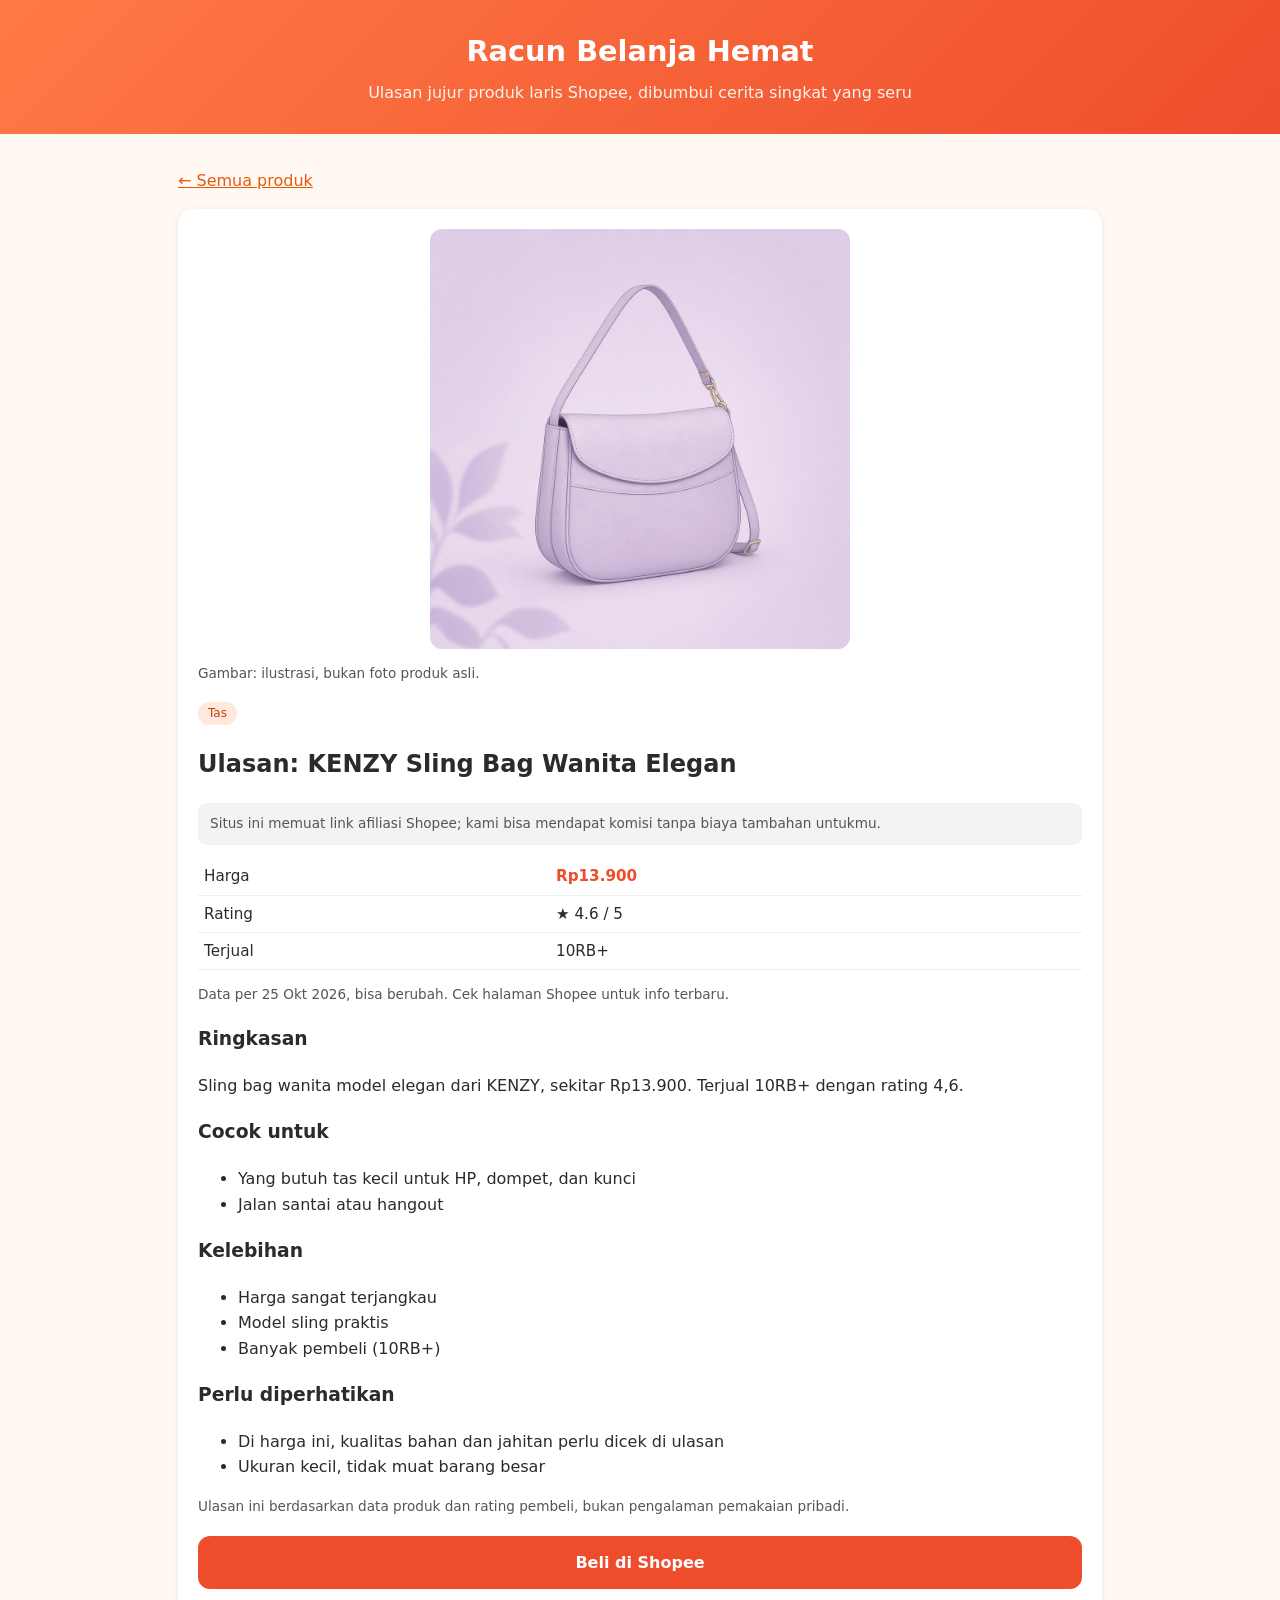
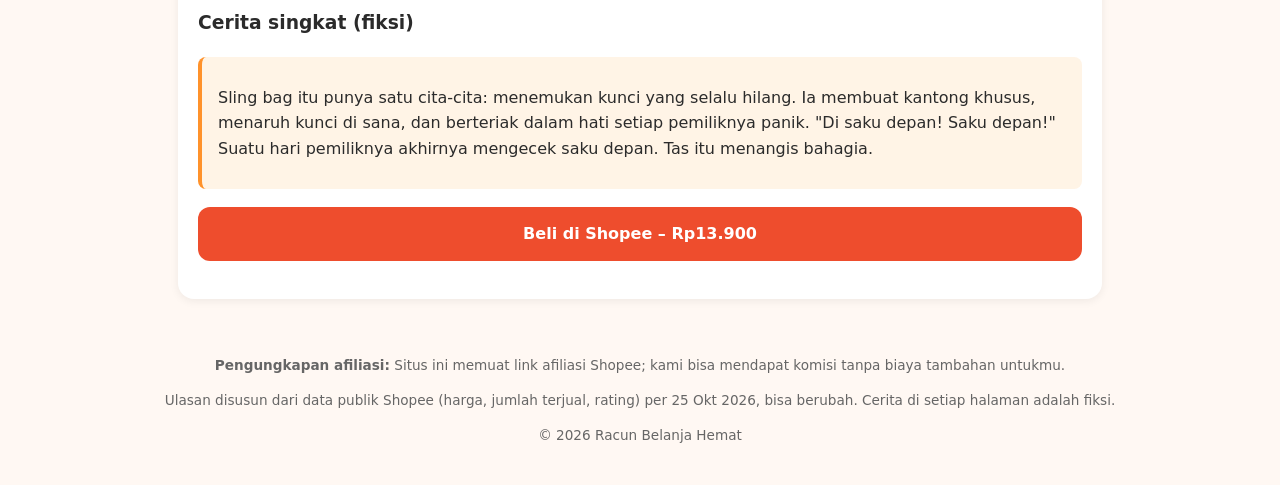
<file: produk/7-kenzy-sling-bag-wanita-elegan.html>
<!doctype html><html lang="id"><head><meta charset="utf-8"><meta name="viewport" content="width=device-width,initial-scale=1">
<title>Ulasan KENZY Sling Bag Wanita Elegan | Racun Belanja Hemat</title><meta name="description" content="Sling bag wanita model elegan dari KENZY, sekitar Rp13.900. Terjual 10RB+ dengan rating 4,6."><link rel="stylesheet" href="../style.css"></head><body>
<header><a href="../index.html"><h1>Racun Belanja Hemat</h1></a><p>Ulasan jujur produk laris Shopee, dibumbui cerita singkat yang seru</p></header><main><p><a href="../index.html">← Semua produk</a></p><article><img src="../img/7.jpg" alt="Ilustrasi KENZY Sling Bag Wanita Elegan"><p class="note">Gambar: ilustrasi, bukan foto produk asli.</p>
<span class="tag">Tas</span><h2>Ulasan: KENZY Sling Bag Wanita Elegan</h2><p class="disc">Situs ini memuat link afiliasi Shopee; kami bisa mendapat komisi tanpa biaya tambahan untukmu.</p>
<table><tr><td>Harga</td><td class="price">Rp13.900</td></tr><tr><td>Rating</td><td>★ 4.6 / 5</td></tr><tr><td>Terjual</td><td>10RB+</td></tr></table>
<p class="note">Data per 25 Okt 2026, bisa berubah. Cek halaman Shopee untuk info terbaru.</p>
<h3>Ringkasan</h3><p>Sling bag wanita model elegan dari KENZY, sekitar Rp13.900. Terjual 10RB+ dengan rating 4,6.</p><h3>Cocok untuk</h3><ul><li>Yang butuh tas kecil untuk HP, dompet, dan kunci</li><li>Jalan santai atau hangout</li></ul><h3>Kelebihan</h3><ul><li>Harga sangat terjangkau</li><li>Model sling praktis</li><li>Banyak pembeli (10RB+)</li></ul><h3>Perlu diperhatikan</h3><ul><li>Di harga ini, kualitas bahan dan jahitan perlu dicek di ulasan</li><li>Ukuran kecil, tidak muat barang besar</li></ul>
<p class="note">Ulasan ini berdasarkan data produk dan rating pembeli, bukan pengalaman pemakaian pribadi.</p>
<a class="btn" href="https://s.shopee.co.id/1BQAcaYn6" rel="sponsored nofollow noopener" target="_blank">Beli di Shopee</a>
<h3>Cerita singkat (fiksi)</h3><div class="story"><p>Sling bag itu punya satu cita-cita: menemukan kunci yang selalu hilang. Ia membuat kantong khusus, menaruh kunci di sana, dan berteriak dalam hati setiap pemiliknya panik. &quot;Di saku depan! Saku depan!&quot; Suatu hari pemiliknya akhirnya mengecek saku depan. Tas itu menangis bahagia.</p></div>
<a class="btn" href="https://s.shopee.co.id/1BQAcaYn6" rel="sponsored nofollow noopener" target="_blank">Beli di Shopee – Rp13.900</a></article></main>
<footer><p><strong>Pengungkapan afiliasi:</strong> Situs ini memuat link afiliasi Shopee; kami bisa mendapat komisi tanpa biaya tambahan untukmu.</p><p>Ulasan disusun dari data publik Shopee (harga, jumlah terjual, rating) per 25 Okt 2026, bisa berubah. Cerita di setiap halaman adalah fiksi.</p><p>© 2026 Racun Belanja Hemat</p></footer></body></html>
</file>
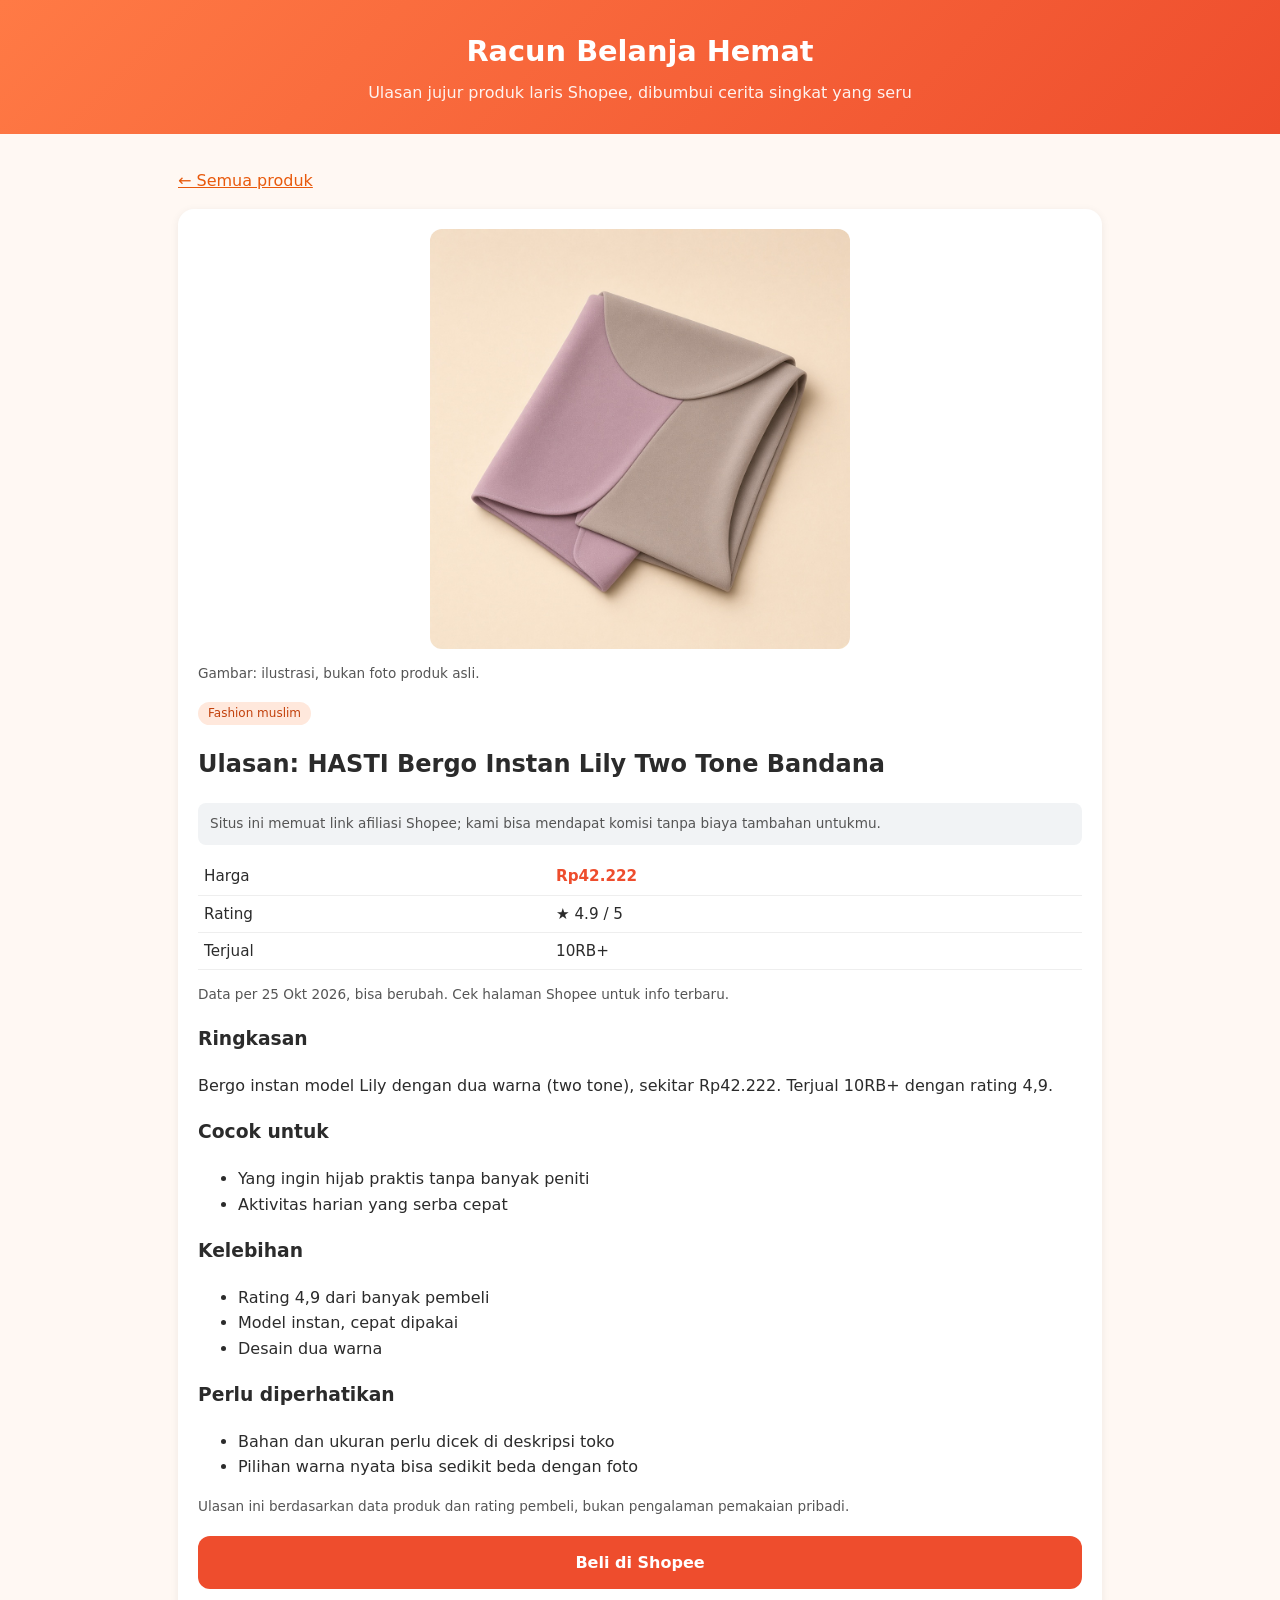
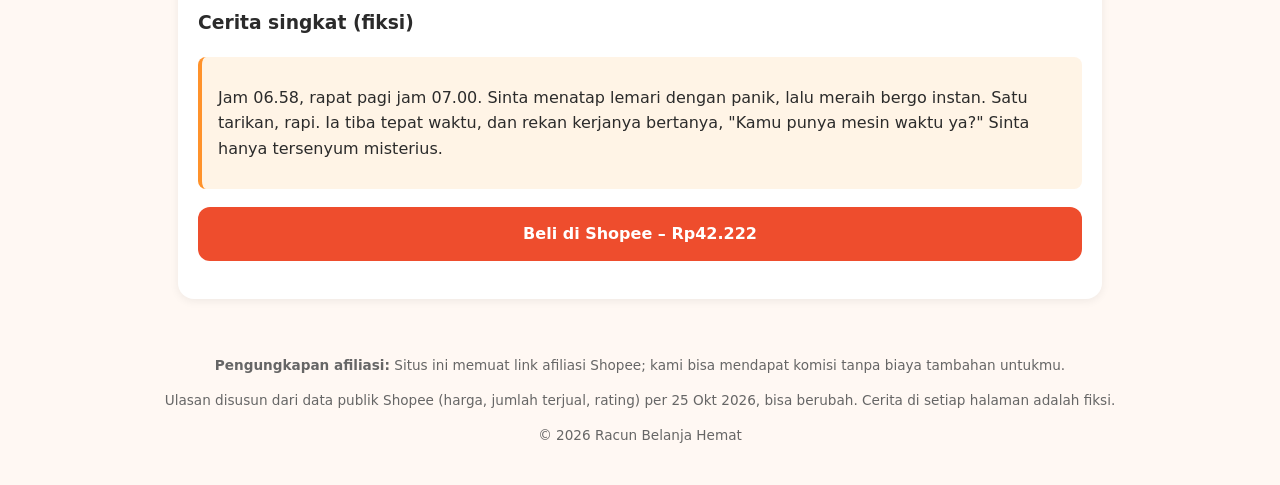
<file: produk/8-hasti-bergo-instan-lily-two-tone-bandana.html>
<!doctype html><html lang="id"><head><meta charset="utf-8"><meta name="viewport" content="width=device-width,initial-scale=1">
<title>Ulasan HASTI Bergo Instan Lily Two Tone Bandana | Racun Belanja Hemat</title><meta name="description" content="Bergo instan model Lily dengan dua warna (two tone), sekitar Rp42.222. Terjual 10RB+ dengan rating 4,9."><link rel="stylesheet" href="../style.css"></head><body>
<header><a href="../index.html"><h1>Racun Belanja Hemat</h1></a><p>Ulasan jujur produk laris Shopee, dibumbui cerita singkat yang seru</p></header><main><p><a href="../index.html">← Semua produk</a></p><article><img src="../img/8.jpg" alt="Ilustrasi HASTI Bergo Instan Lily Two Tone Bandana"><p class="note">Gambar: ilustrasi, bukan foto produk asli.</p>
<span class="tag">Fashion muslim</span><h2>Ulasan: HASTI Bergo Instan Lily Two Tone Bandana</h2><p class="disc">Situs ini memuat link afiliasi Shopee; kami bisa mendapat komisi tanpa biaya tambahan untukmu.</p>
<table><tr><td>Harga</td><td class="price">Rp42.222</td></tr><tr><td>Rating</td><td>★ 4.9 / 5</td></tr><tr><td>Terjual</td><td>10RB+</td></tr></table>
<p class="note">Data per 25 Okt 2026, bisa berubah. Cek halaman Shopee untuk info terbaru.</p>
<h3>Ringkasan</h3><p>Bergo instan model Lily dengan dua warna (two tone), sekitar Rp42.222. Terjual 10RB+ dengan rating 4,9.</p><h3>Cocok untuk</h3><ul><li>Yang ingin hijab praktis tanpa banyak peniti</li><li>Aktivitas harian yang serba cepat</li></ul><h3>Kelebihan</h3><ul><li>Rating 4,9 dari banyak pembeli</li><li>Model instan, cepat dipakai</li><li>Desain dua warna</li></ul><h3>Perlu diperhatikan</h3><ul><li>Bahan dan ukuran perlu dicek di deskripsi toko</li><li>Pilihan warna nyata bisa sedikit beda dengan foto</li></ul>
<p class="note">Ulasan ini berdasarkan data produk dan rating pembeli, bukan pengalaman pemakaian pribadi.</p>
<a class="btn" href="https://s.shopee.co.id/BUqMvZvS9" rel="sponsored nofollow noopener" target="_blank">Beli di Shopee</a>
<h3>Cerita singkat (fiksi)</h3><div class="story"><p>Jam 06.58, rapat pagi jam 07.00. Sinta menatap lemari dengan panik, lalu meraih bergo instan. Satu tarikan, rapi. Ia tiba tepat waktu, dan rekan kerjanya bertanya, &quot;Kamu punya mesin waktu ya?&quot; Sinta hanya tersenyum misterius.</p></div>
<a class="btn" href="https://s.shopee.co.id/BUqMvZvS9" rel="sponsored nofollow noopener" target="_blank">Beli di Shopee – Rp42.222</a></article></main>
<footer><p><strong>Pengungkapan afiliasi:</strong> Situs ini memuat link afiliasi Shopee; kami bisa mendapat komisi tanpa biaya tambahan untukmu.</p><p>Ulasan disusun dari data publik Shopee (harga, jumlah terjual, rating) per 25 Okt 2026, bisa berubah. Cerita di setiap halaman adalah fiksi.</p><p>© 2026 Racun Belanja Hemat</p></footer></body></html>
</file>
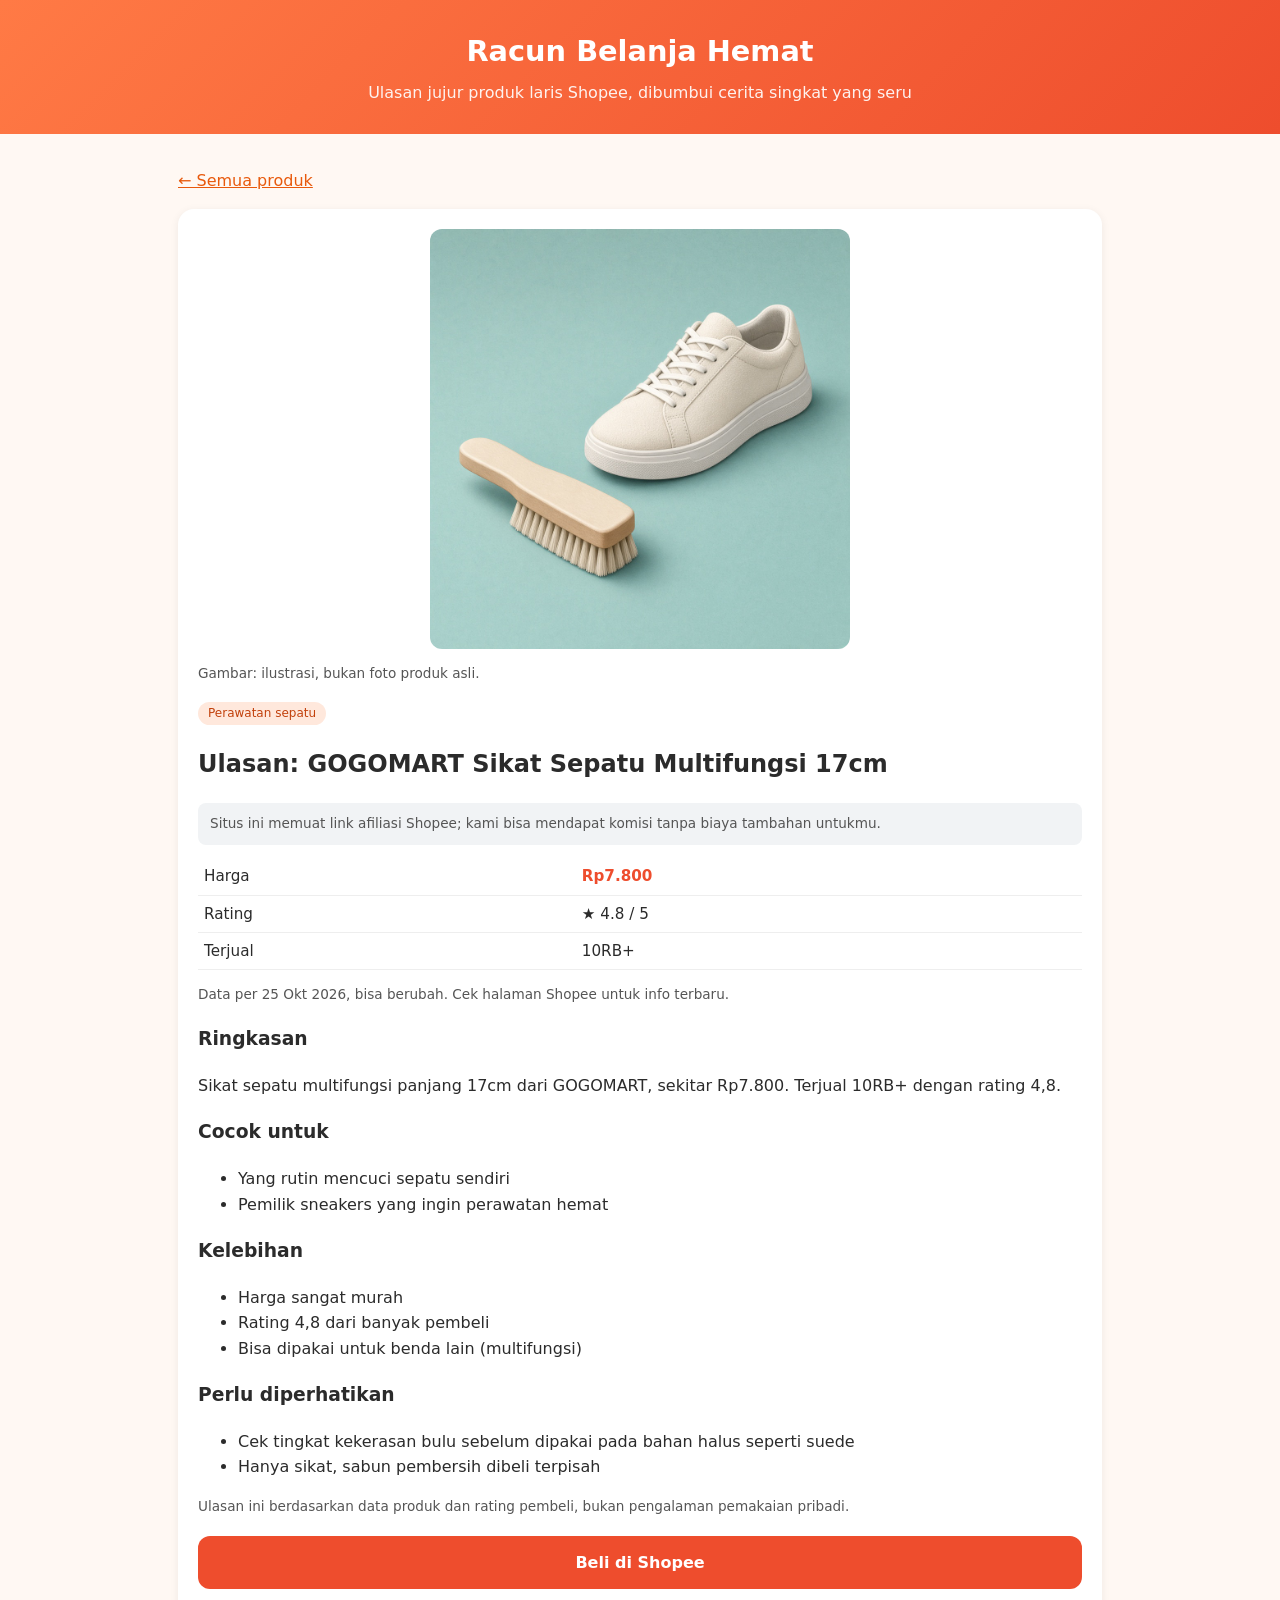
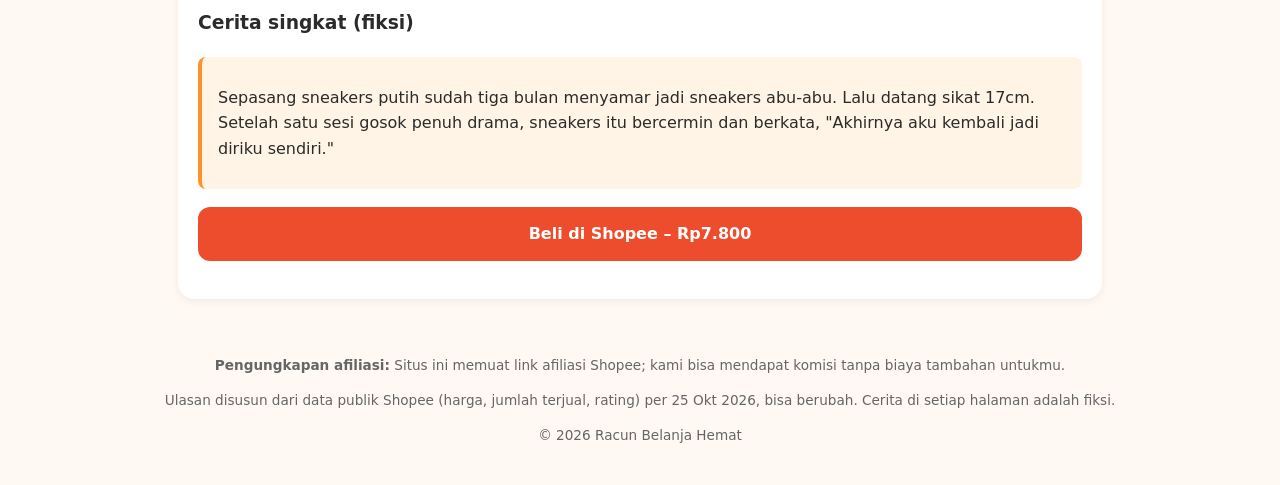
<file: produk/9-gogomart-sikat-sepatu-multifungsi-17cm.html>
<!doctype html><html lang="id"><head><meta charset="utf-8"><meta name="viewport" content="width=device-width,initial-scale=1">
<title>Ulasan GOGOMART Sikat Sepatu Multifungsi 17cm | Racun Belanja Hemat</title><meta name="description" content="Sikat sepatu multifungsi panjang 17cm dari GOGOMART, sekitar Rp7.800. Terjual 10RB+ dengan rating 4,8."><link rel="stylesheet" href="../style.css"></head><body>
<header><a href="../index.html"><h1>Racun Belanja Hemat</h1></a><p>Ulasan jujur produk laris Shopee, dibumbui cerita singkat yang seru</p></header><main><p><a href="../index.html">← Semua produk</a></p><article><img src="../img/9.jpg" alt="Ilustrasi GOGOMART Sikat Sepatu Multifungsi 17cm"><p class="note">Gambar: ilustrasi, bukan foto produk asli.</p>
<span class="tag">Perawatan sepatu</span><h2>Ulasan: GOGOMART Sikat Sepatu Multifungsi 17cm</h2><p class="disc">Situs ini memuat link afiliasi Shopee; kami bisa mendapat komisi tanpa biaya tambahan untukmu.</p>
<table><tr><td>Harga</td><td class="price">Rp7.800</td></tr><tr><td>Rating</td><td>★ 4.8 / 5</td></tr><tr><td>Terjual</td><td>10RB+</td></tr></table>
<p class="note">Data per 25 Okt 2026, bisa berubah. Cek halaman Shopee untuk info terbaru.</p>
<h3>Ringkasan</h3><p>Sikat sepatu multifungsi panjang 17cm dari GOGOMART, sekitar Rp7.800. Terjual 10RB+ dengan rating 4,8.</p><h3>Cocok untuk</h3><ul><li>Yang rutin mencuci sepatu sendiri</li><li>Pemilik sneakers yang ingin perawatan hemat</li></ul><h3>Kelebihan</h3><ul><li>Harga sangat murah</li><li>Rating 4,8 dari banyak pembeli</li><li>Bisa dipakai untuk benda lain (multifungsi)</li></ul><h3>Perlu diperhatikan</h3><ul><li>Cek tingkat kekerasan bulu sebelum dipakai pada bahan halus seperti suede</li><li>Hanya sikat, sabun pembersih dibeli terpisah</li></ul>
<p class="note">Ulasan ini berdasarkan data produk dan rating pembeli, bukan pengalaman pemakaian pribadi.</p>
<a class="btn" href="https://s.shopee.co.id/LoGZEZI7C" rel="sponsored nofollow noopener" target="_blank">Beli di Shopee</a>
<h3>Cerita singkat (fiksi)</h3><div class="story"><p>Sepasang sneakers putih sudah tiga bulan menyamar jadi sneakers abu-abu. Lalu datang sikat 17cm. Setelah satu sesi gosok penuh drama, sneakers itu bercermin dan berkata, &quot;Akhirnya aku kembali jadi diriku sendiri.&quot;</p></div>
<a class="btn" href="https://s.shopee.co.id/LoGZEZI7C" rel="sponsored nofollow noopener" target="_blank">Beli di Shopee – Rp7.800</a></article></main>
<footer><p><strong>Pengungkapan afiliasi:</strong> Situs ini memuat link afiliasi Shopee; kami bisa mendapat komisi tanpa biaya tambahan untukmu.</p><p>Ulasan disusun dari data publik Shopee (harga, jumlah terjual, rating) per 25 Okt 2026, bisa berubah. Cerita di setiap halaman adalah fiksi.</p><p>© 2026 Racun Belanja Hemat</p></footer></body></html>
</file>
<file: style.css>
*{box-sizing:border-box}body{margin:0;font-family:system-ui,-apple-system,Segoe UI,Roboto,sans-serif;background:#fff8f3;color:#2b2b2b;line-height:1.6}
a{color:#e8590c}header{background:linear-gradient(135deg,#ff7a45,#ee4d2d);color:#fff;padding:28px 18px;text-align:center}header a{color:#fff;text-decoration:none}
header h1{margin:0;font-size:1.8rem}header p{margin:6px 0 0;opacity:.92}main{max-width:960px;margin:0 auto;padding:18px}
.grid{display:grid;grid-template-columns:repeat(auto-fill,minmax(210px,1fr));gap:16px}.card{background:#fff;border-radius:14px;overflow:hidden;box-shadow:0 2px 10px #0001;text-decoration:none;color:inherit;display:flex;flex-direction:column}
.card img{width:100%;aspect-ratio:1;object-fit:cover}.card div{padding:12px}.card h3{font-size:1rem;margin:0 0 6px}.meta{font-size:.85rem;color:#666}.price{color:#ee4d2d;font-weight:700}
.tag{display:inline-block;background:#ffe8dc;color:#c2410c;border-radius:99px;padding:2px 10px;font-size:.75rem}
article{background:#fff;border-radius:16px;padding:20px;box-shadow:0 2px 10px #0001}article img{width:100%;max-width:420px;display:block;margin:0 auto 14px;border-radius:12px}
.btn{display:block;text-align:center;background:#ee4d2d;color:#fff;padding:14px;border-radius:12px;font-weight:700;text-decoration:none;margin:18px 0}
.story{background:#fff4e6;border-left:4px solid #ff922b;padding:12px 16px;border-radius:8px}.note,.disc{font-size:.85rem;color:#555}.disc{background:#f1f3f5;padding:10px 12px;border-radius:8px}
table{width:100%;border-collapse:collapse;font-size:.95rem}td{padding:6px;border-bottom:1px solid #eee}footer{text-align:center;font-size:.85rem;color:#666;padding:24px 18px}
</file>
